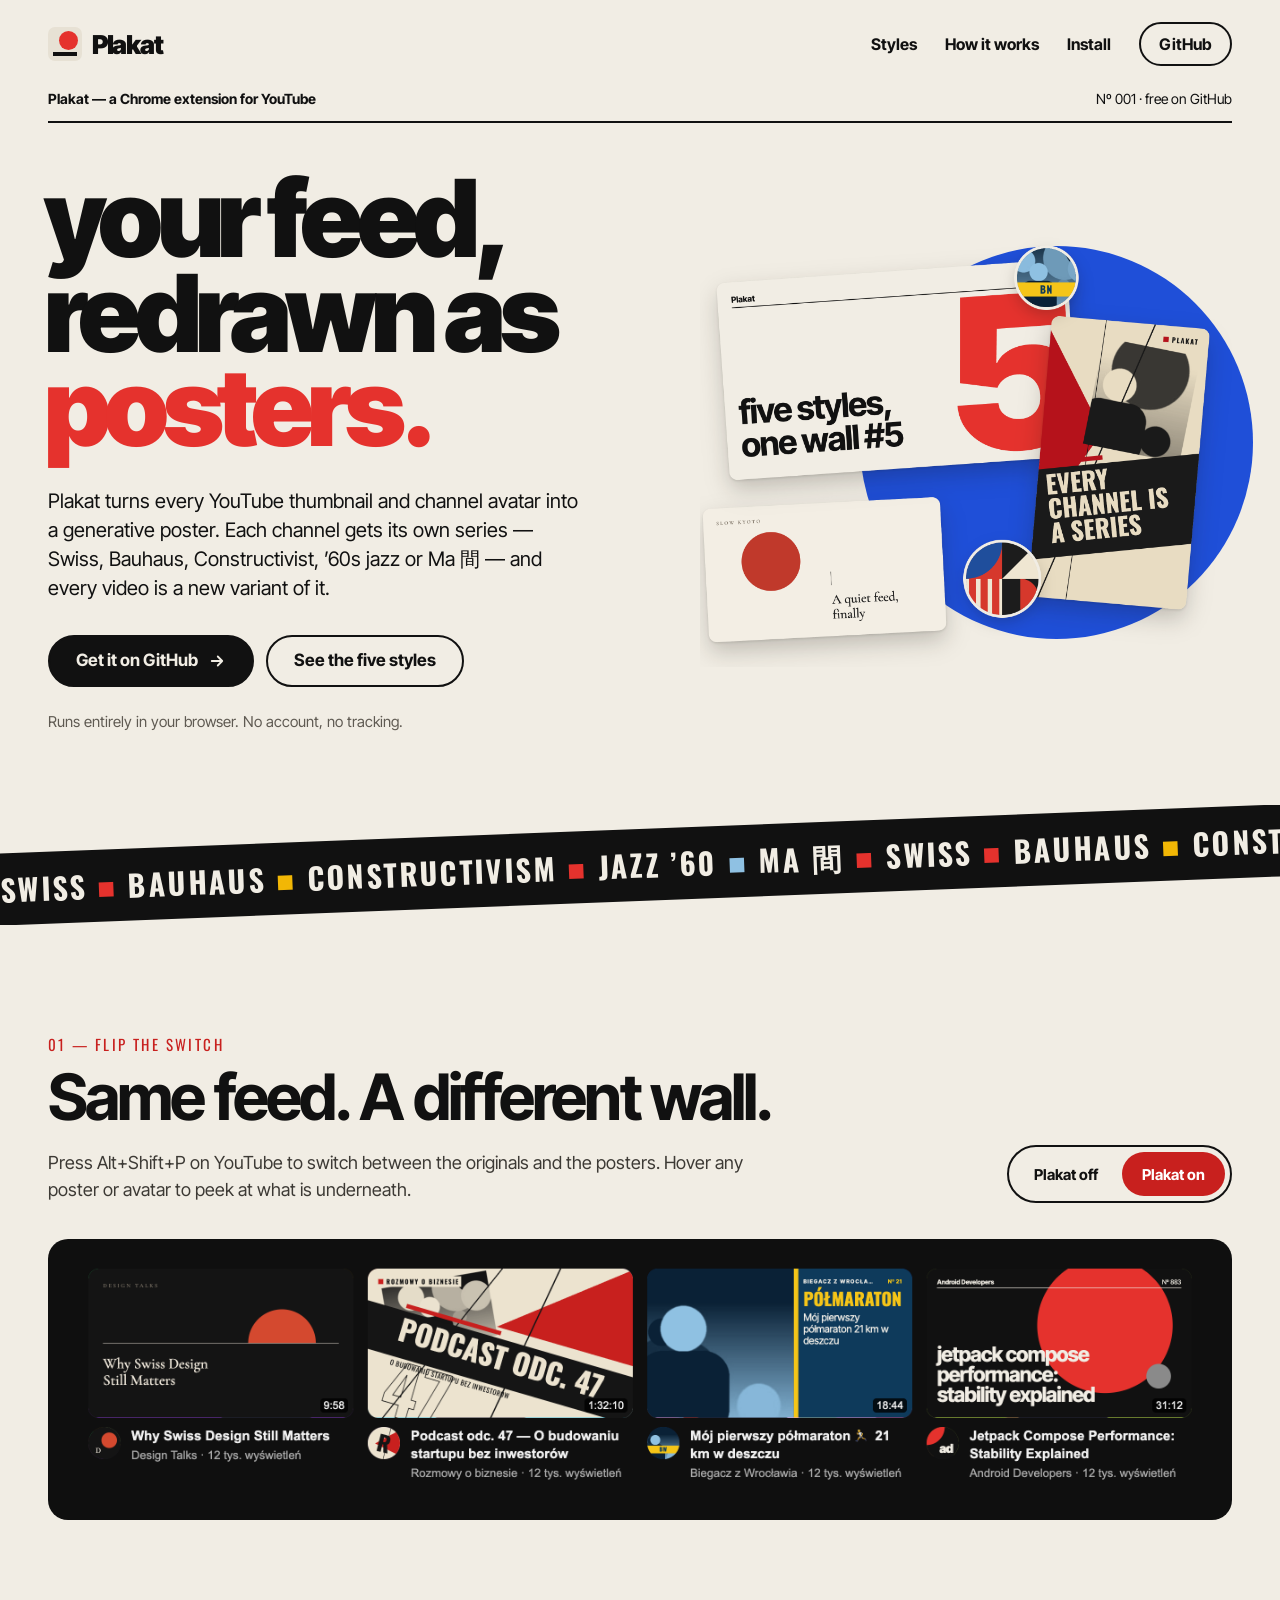
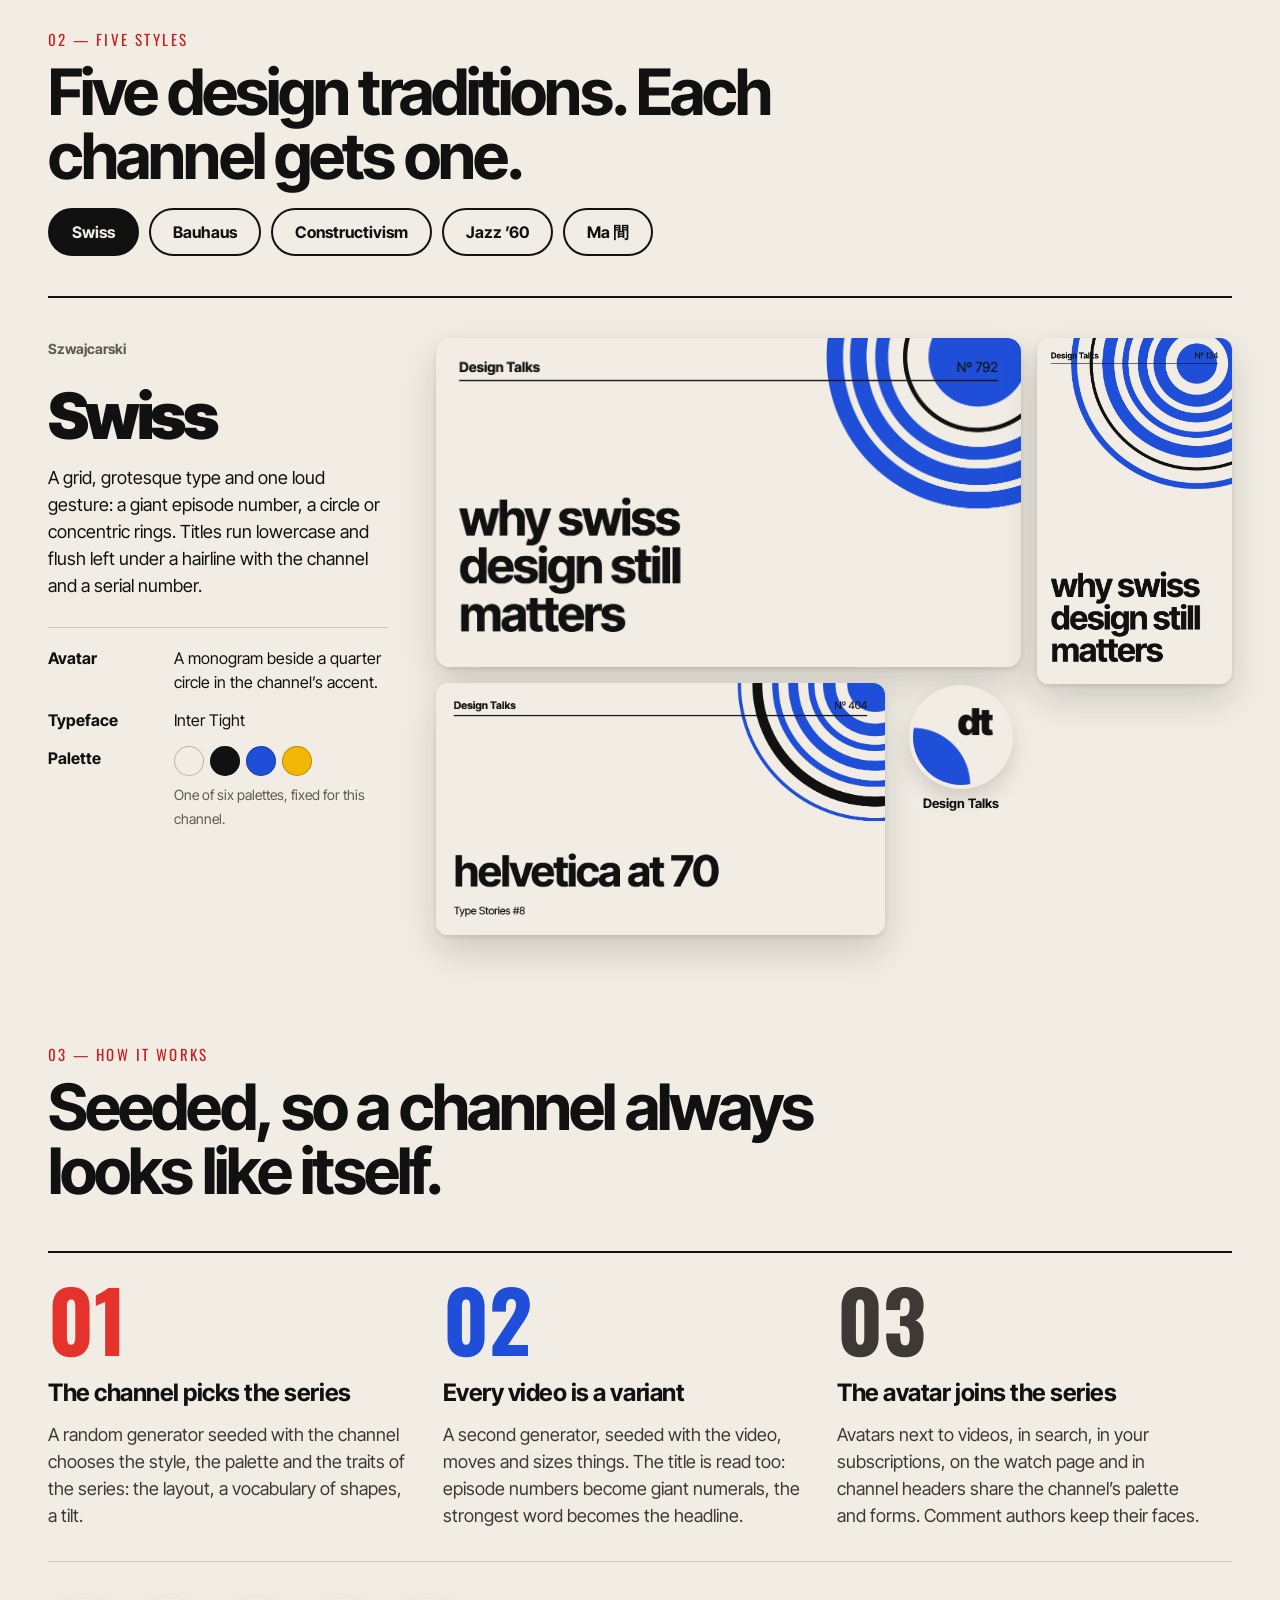
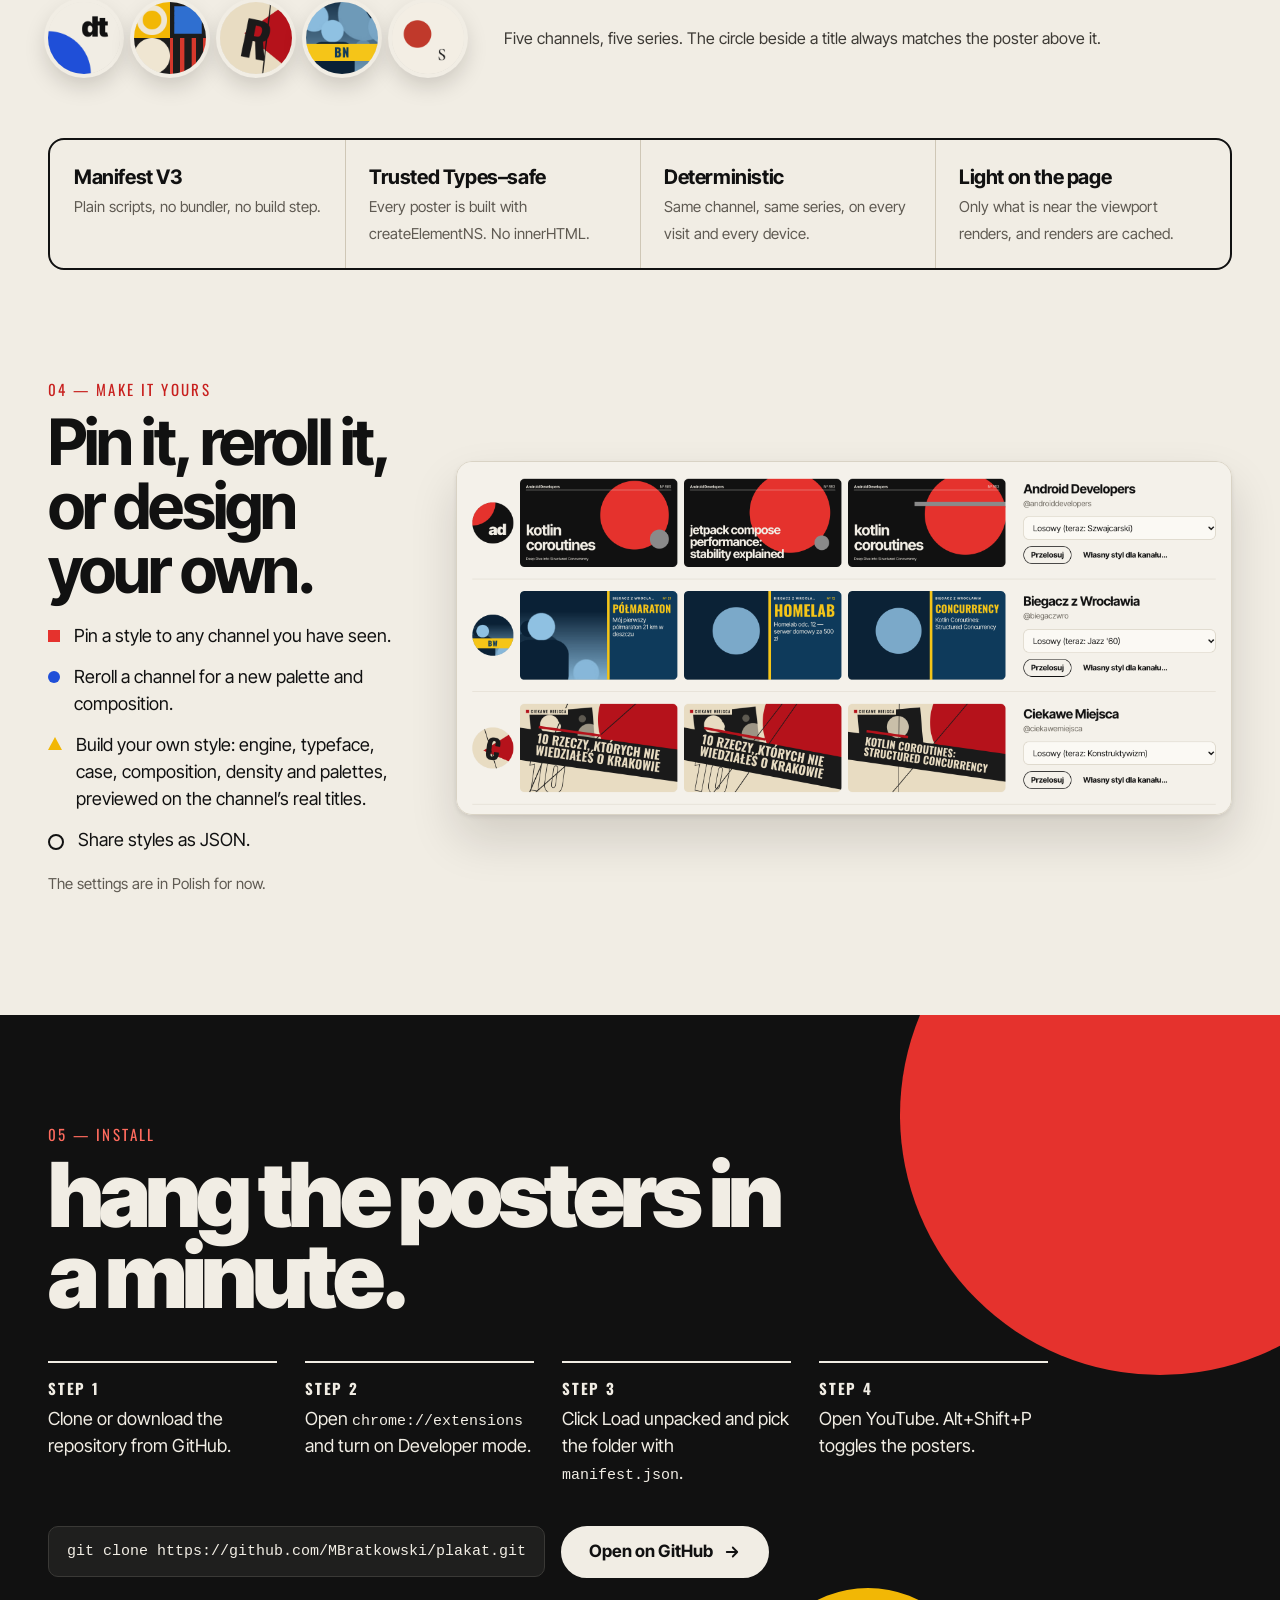
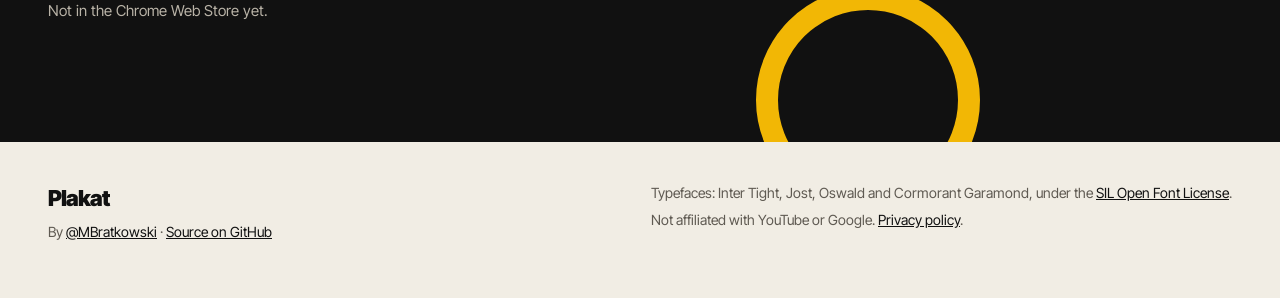
<file: docs/index.html>
<!doctype html>
<html lang="en">
<head>
<meta charset="utf-8">
<meta name="viewport" content="width=device-width, initial-scale=1">
<title>Plakat — your YouTube feed, redrawn as posters</title>
<meta name="description" content="A Chrome extension that turns every YouTube thumbnail and channel avatar into a generative poster. Each channel gets its own series: Swiss, Bauhaus, Constructivist, '60s jazz or Ma.">
<meta property="og:type" content="website">
<meta property="og:title" content="Plakat — your YouTube feed, redrawn as posters">
<meta property="og:description" content="Every YouTube thumbnail and channel avatar as a generative poster. Every channel becomes a series.">
<meta property="og:url" content="https://mbratkowski.github.io/plakat/">
<meta property="og:image" content="https://mbratkowski.github.io/plakat/assets/og.png">
<meta name="twitter:card" content="summary_large_image">
<meta name="theme-color" content="#f1ede4">
<link rel="icon" href="assets/icon32.png">
<link rel="apple-touch-icon" href="assets/icon128.png">
<style>
@font-face{font-family:"Inter Tight";src:url(assets/fonts/inter-tight-latin-400-normal.woff2) format("woff2");font-weight:400;font-display:swap;unicode-range:U+0000-00FF,U+0131,U+0152-0153,U+02BB-02BC,U+02C6,U+02DA,U+02DC,U+0304,U+0308,U+0329,U+2000-206F,U+20AC,U+2122,U+2191,U+2193,U+2212,U+2215,U+FEFF,U+FFFD}
@font-face{font-family:"Inter Tight";src:url(assets/fonts/inter-tight-latin-ext-400-normal.woff2) format("woff2");font-weight:400;font-display:swap;unicode-range:U+0100-02BA,U+02BD-02C5,U+02C7-02CC,U+02CE-02D7,U+02DD-02FF,U+0304,U+0308,U+0329,U+1D00-1DBF,U+1E00-1E9F,U+1EF2-1EFF,U+2020,U+20A0-20AB,U+20AD-20C0,U+2113,U+2C60-2C7F,U+A720-A7FF}
@font-face{font-family:"Inter Tight";src:url(assets/fonts/inter-tight-latin-700-normal.woff2) format("woff2");font-weight:700;font-display:swap;unicode-range:U+0000-00FF,U+0131,U+0152-0153,U+02BB-02BC,U+02C6,U+02DA,U+02DC,U+0304,U+0308,U+0329,U+2000-206F,U+20AC,U+2122,U+2191,U+2193,U+2212,U+2215,U+FEFF,U+FFFD}
@font-face{font-family:"Inter Tight";src:url(assets/fonts/inter-tight-latin-ext-700-normal.woff2) format("woff2");font-weight:700;font-display:swap;unicode-range:U+0100-02BA,U+02BD-02C5,U+02C7-02CC,U+02CE-02D7,U+02DD-02FF,U+0304,U+0308,U+0329,U+1D00-1DBF,U+1E00-1E9F,U+1EF2-1EFF,U+2020,U+20A0-20AB,U+20AD-20C0,U+2113,U+2C60-2C7F,U+A720-A7FF}
@font-face{font-family:"Inter Tight";src:url(assets/fonts/inter-tight-latin-900-normal.woff2) format("woff2");font-weight:900;font-display:swap;unicode-range:U+0000-00FF,U+0131,U+0152-0153,U+02BB-02BC,U+02C6,U+02DA,U+02DC,U+0304,U+0308,U+0329,U+2000-206F,U+20AC,U+2122,U+2191,U+2193,U+2212,U+2215,U+FEFF,U+FFFD}
@font-face{font-family:"Inter Tight";src:url(assets/fonts/inter-tight-latin-ext-900-normal.woff2) format("woff2");font-weight:900;font-display:swap;unicode-range:U+0100-02BA,U+02BD-02C5,U+02C7-02CC,U+02CE-02D7,U+02DD-02FF,U+0304,U+0308,U+0329,U+1D00-1DBF,U+1E00-1E9F,U+1EF2-1EFF,U+2020,U+20A0-20AB,U+20AD-20C0,U+2113,U+2C60-2C7F,U+A720-A7FF}
@font-face{font-family:"Oswald";src:url(assets/fonts/oswald-latin-400-normal.woff2) format("woff2");font-weight:400;font-display:swap;unicode-range:U+0000-00FF,U+0131,U+0152-0153,U+02BB-02BC,U+02C6,U+02DA,U+02DC,U+0304,U+0308,U+0329,U+2000-206F,U+20AC,U+2122,U+2191,U+2193,U+2212,U+2215,U+FEFF,U+FFFD}
@font-face{font-family:"Oswald";src:url(assets/fonts/oswald-latin-ext-400-normal.woff2) format("woff2");font-weight:400;font-display:swap;unicode-range:U+0100-02BA,U+02BD-02C5,U+02C7-02CC,U+02CE-02D7,U+02DD-02FF,U+0304,U+0308,U+0329,U+1D00-1DBF,U+1E00-1E9F,U+1EF2-1EFF,U+2020,U+20A0-20AB,U+20AD-20C0,U+2113,U+2C60-2C7F,U+A720-A7FF}
@font-face{font-family:"Oswald";src:url(assets/fonts/oswald-latin-700-normal.woff2) format("woff2");font-weight:700;font-display:swap;unicode-range:U+0000-00FF,U+0131,U+0152-0153,U+02BB-02BC,U+02C6,U+02DA,U+02DC,U+0304,U+0308,U+0329,U+2000-206F,U+20AC,U+2122,U+2191,U+2193,U+2212,U+2215,U+FEFF,U+FFFD}
@font-face{font-family:"Oswald";src:url(assets/fonts/oswald-latin-ext-700-normal.woff2) format("woff2");font-weight:700;font-display:swap;unicode-range:U+0100-02BA,U+02BD-02C5,U+02C7-02CC,U+02CE-02D7,U+02DD-02FF,U+0304,U+0308,U+0329,U+1D00-1DBF,U+1E00-1E9F,U+1EF2-1EFF,U+2020,U+20A0-20AB,U+20AD-20C0,U+2113,U+2C60-2C7F,U+A720-A7FF}
:root {
  --paper: #f1ede4; --paper-2: #e7e1d4; --ink: #111111; --muted: #5f5a52; --body: #3d3a35; --line: #cfc7b6;
  --red: #e5322d; --red-text: #c8201e; --blue: #1f4fd8; --yellow: #f2b705;
  --shadow: 0 2px 4px rgba(20, 16, 10, 0.1), 0 16px 36px rgba(20, 16, 10, 0.16);
  --gutter: clamp(20px, 4vw, 48px);
}
* { box-sizing: border-box; }
html { scroll-behavior: smooth; }
body { margin: 0; background: var(--paper); color: var(--ink); font: 400 18px/1.5 "Inter Tight", "Helvetica Neue", Arial, sans-serif; -webkit-font-smoothing: antialiased; }
img { display: block; max-width: 100%; height: auto; }
[hidden] { display: none !important; }
a { color: var(--ink); }
a:hover { color: var(--red-text); }
a:focus-visible, button:focus-visible { outline: 3px solid var(--blue); outline-offset: 3px; }
h1, h2, h3, p { margin: 0; }
.wrap { max-width: 1280px; margin: 0 auto; padding-inline: var(--gutter); }

/* Header */
.top { display: flex; flex-wrap: wrap; align-items: center; justify-content: space-between; gap: 16px; padding-block: 22px; }
.brand { display: flex; align-items: center; gap: 10px; text-decoration: none; }
.mark { position: relative; width: 34px; height: 34px; border-radius: 7px; background: var(--paper-2); overflow: hidden; }
.mark::before { content: ""; position: absolute; right: 4px; top: 4px; width: 19px; height: 19px; border-radius: 50%; background: var(--red); }
.mark::after { content: ""; position: absolute; left: 5px; right: 5px; bottom: 5px; height: 4px; background: var(--ink); }
.wordmark { font-weight: 900; font-size: 26px; letter-spacing: -0.05em; }
.nav { display: flex; flex-wrap: wrap; align-items: center; gap: 8px 28px; font-size: 16px; font-weight: 700; }
.nav a { text-decoration: none; }

/* Buttons */
.btn { display: inline-flex; align-items: center; gap: 10px; min-height: 52px; padding: 14px 26px; border-radius: 999px; border: 2px solid var(--ink); font-family: inherit; font-weight: 700; font-size: 17px; line-height: 1; text-decoration: none; cursor: pointer; transition: background 0.12s, color 0.12s; }
.btn.small { min-height: 44px; padding: 10px 18px; font-size: 16px; }
.btn.dark { background: var(--ink); color: var(--paper); }
.btn.dark:hover { background: var(--red-text); border-color: var(--red-text); color: #fff; }
.btn.line { background: transparent; color: var(--ink); }
.btn.line:hover { background: var(--ink); color: var(--paper); }
.btn svg { flex: none; }

/* Hero */
.meta { display: flex; flex-wrap: wrap; justify-content: space-between; gap: 8px 24px; padding-bottom: 12px; border-bottom: 2px solid var(--ink); font-size: 14px; font-weight: 700; }
.meta span + span { font-weight: 400; }
.hero { display: flex; flex-wrap: wrap; align-items: center; gap: 40px; padding: 48px 0 72px; }
.hero-copy { flex: 1 1 540px; min-width: 0; }
.hero h1 { margin: 0 0 32px -0.04em; font-weight: 900; font-size: clamp(60px, 8.4vw, 132px); line-height: 0.88; letter-spacing: -0.06em; }
.hero h1 em { font-style: normal; color: var(--red); }
.lede { max-width: 540px; margin-bottom: 32px; font-size: 20px; line-height: 1.45; }
.actions { display: flex; flex-wrap: wrap; gap: 12px; margin-bottom: 24px; }
.fine { font-size: 15px; color: var(--muted); }
.hero-art { flex: 1 1 460px; min-width: 0; position: relative; }
.hero-art::before { content: ""; position: absolute; width: 74%; aspect-ratio: 1; border-radius: 50%; background: var(--blue); right: -4%; top: 2%; }
.hero-art img { position: relative; width: 100%; }

/* Style band */
.band-wrap { overflow: hidden; padding-block: 24px; }
.band { margin: 0 -40px; transform: rotate(-2.2deg); background: var(--ink); color: var(--paper); padding: 18px 0 18px 40px; white-space: nowrap; overflow: hidden; font: 700 30px/1.2 "Oswald", "Arial Narrow", sans-serif; letter-spacing: 0.08em; text-transform: uppercase; }
.band i { font-style: normal; color: var(--red); padding-inline: 0.35em; }
.band i.y { color: var(--yellow); } .band i.b { color: #8fc1e3; }

/* Sections */
.sec { padding-top: 110px; }
.kicker { margin-bottom: 12px; font: 400 15px/1.2 "Oswald", sans-serif; letter-spacing: 0.16em; text-transform: uppercase; color: var(--red-text); }
.sec h2 { max-width: 900px; margin-bottom: 20px; font-weight: 700; font-size: clamp(40px, 5vw, 68px); line-height: 1; letter-spacing: -0.045em; }
.sec-lede { max-width: 720px; color: var(--body); }
.row-head { display: flex; flex-wrap: wrap; align-items: flex-end; justify-content: space-between; gap: 24px; margin-bottom: 36px; }

/* Off / on */
.segmented { display: flex; gap: 4px; padding: 5px; border: 2px solid var(--ink); border-radius: 999px; }
.segmented button { min-height: 44px; padding: 10px 20px; border: 0; border-radius: 999px; background: transparent; color: var(--ink); font-family: inherit; font-weight: 700; font-size: 15px; line-height: 1; cursor: pointer; }
.segmented button[aria-pressed="true"] { background: var(--ink); color: var(--paper); }
.segmented button[data-power="on"][aria-pressed="true"] { background: var(--red-text); color: #fff; }
.screen { background: #0f0f0f; border-radius: 20px; padding: clamp(12px, 2vw, 28px); }

/* Styles */
.tabs { display: flex; flex-wrap: wrap; gap: 10px; margin: 8px 0 40px; }
.tabs button { min-height: 48px; padding: 12px 22px; border: 2px solid var(--ink); border-radius: 999px; background: transparent; color: var(--ink); font-family: inherit; font-weight: 700; font-size: 16px; line-height: 1; cursor: pointer; }
.tabs button:hover { background: var(--paper-2); }
.tabs button[aria-pressed="true"] { background: var(--ink); color: var(--paper); }
.style { display: flex; flex-wrap: wrap; gap: 48px; align-items: flex-start; padding-top: 40px; border-top: 2px solid var(--ink); }
.style-text { flex: 1 1 340px; min-width: 0; max-width: 440px; }
.style-native { margin-bottom: 6px; font-size: 14px; font-weight: 700; color: var(--muted); }
.style-text h3 { margin-bottom: 18px; font-weight: 900; font-size: clamp(44px, 5vw, 72px); line-height: 0.92; letter-spacing: -0.055em; }
.style-text > p { margin-bottom: 28px; }
.facts { display: grid; grid-template-columns: 110px minmax(0, 1fr); gap: 14px 16px; margin: 0; padding-top: 18px; border-top: 1px solid var(--line); font-size: 16px; }
.facts dt { font-weight: 700; }
.facts dd { margin: 0; }
.swatches { display: flex; gap: 6px; margin-bottom: 6px; }
.swatches span { width: 30px; height: 30px; border-radius: 50%; box-shadow: inset 0 0 0 1px rgba(17, 17, 17, 0.25); }
.palette-note { font-size: 14px; color: var(--muted); }
.style-art { flex: 999 1 560px; min-width: 0; display: flex; gap: 16px; align-items: flex-start; }
.style-main { flex: 3 1 0; min-width: 0; display: flex; flex-direction: column; gap: 16px; }
.style-main > img, .style-row > img, .style-short { border-radius: 14px; box-shadow: var(--shadow); }
.style-row { display: flex; gap: 16px; align-items: flex-start; }
.style-row > img { flex: 1 1 0; min-width: 0; border-radius: 12px; }
.channel { flex: none; width: 120px; display: flex; flex-direction: column; align-items: center; gap: 10px; padding-top: 6px; font-size: 13px; font-weight: 700; line-height: 1.3; text-align: center; }
.channel img, .avatars img { border-radius: 50%; box-shadow: 0 0 0 4px var(--paper), 0 10px 24px rgba(20, 16, 10, 0.2); }
.style-short { flex: 1 1 0; min-width: 0; max-width: 240px; border-radius: 12px; }

/* How it works */
.steps { display: grid; grid-template-columns: repeat(auto-fit, minmax(260px, 1fr)); margin-top: 48px; border-top: 2px solid var(--ink); }
.step { padding: 28px 28px 32px 0; border-bottom: 1px solid var(--line); }
.step-num { margin-bottom: 18px; font: 700 84px/0.9 "Oswald", sans-serif; }
.step h3 { margin-bottom: 10px; font-size: 24px; letter-spacing: -0.02em; }
.step p { color: var(--body); }
.series { display: flex; flex-wrap: wrap; align-items: center; gap: 28px 40px; padding: 40px 0 8px; }
.avatars { display: flex; flex-wrap: wrap; gap: 14px; }
.series p { flex: 1 1 320px; font-size: 16px; color: var(--body); }
.specs { list-style: none; margin: 56px 0 0; padding: 0; display: grid; grid-template-columns: repeat(auto-fit, minmax(220px, 1fr)); border: 2px solid var(--ink); border-radius: 16px; overflow: hidden; }
.specs li { padding: 22px 24px; border-right: 1px solid var(--line); border-bottom: 1px solid var(--line); margin: 0 -1px -1px 0; }
.specs b { display: block; font-size: 20px; letter-spacing: -0.02em; }
.specs span { font-size: 15px; color: var(--muted); }

/* Make it yours */
.yours { display: flex; flex-wrap: wrap; gap: 48px; align-items: center; padding-bottom: 120px; }
.yours-text { flex: 1 1 360px; min-width: 0; max-width: 460px; }
.yours-text h2 { font-size: clamp(40px, 5vw, 64px); }
.bullets { list-style: none; margin: 4px 0 20px; padding: 0; display: flex; flex-direction: column; gap: 14px; }
.bullets li { display: flex; gap: 14px; }
.bullets li::before { content: ""; flex: none; width: 12px; height: 12px; margin-top: 8px; background: var(--red); }
.bullets li:nth-child(2)::before { border-radius: 50%; background: var(--blue); }
.bullets li:nth-child(3)::before { width: 0; height: 0; margin-top: 6px; background: none; border-left: 7px solid transparent; border-right: 7px solid transparent; border-bottom: 13px solid var(--yellow); }
.bullets li:nth-child(4)::before { background: none; border: 2.5px solid var(--ink); border-radius: 50%; }
.yours-art { flex: 999 1 560px; min-width: 0; }
.yours-art img { border-radius: 16px; border: 1px solid #d9d3c5; box-shadow: 0 2px 4px rgba(20, 16, 10, 0.08), 0 24px 48px rgba(20, 16, 10, 0.14); }

/* Install */
.install { position: relative; overflow: hidden; background: var(--ink); color: var(--paper); }
.install::before { content: ""; position: absolute; width: 520px; height: 520px; border-radius: 50%; background: var(--red); right: -140px; top: -160px; }
.install::after { content: ""; position: absolute; width: 180px; height: 180px; border-radius: 50%; border: 22px solid var(--yellow); right: 300px; bottom: -70px; }
.install .wrap { position: relative; z-index: 1; padding-block: 110px 120px; }
.install .kicker { color: #ff6b5e; }
.install h2 { max-width: 760px; margin-bottom: 44px; font-weight: 900; font-size: clamp(48px, 7vw, 108px); line-height: 0.9; letter-spacing: -0.055em; }
.install ol { list-style: none; margin: 0 0 40px; padding: 0; max-width: 1000px; display: grid; grid-template-columns: repeat(auto-fit, minmax(220px, 1fr)); gap: 28px; counter-reset: step; }
.install li { padding-top: 16px; border-top: 2px solid var(--paper); counter-increment: step; }
.install li::before { content: "Step " counter(step); display: block; margin-bottom: 8px; font: 700 15px/1.2 "Oswald", sans-serif; letter-spacing: 0.12em; text-transform: uppercase; }
.install code { font: 15px/1.4 ui-monospace, "SF Mono", Menlo, monospace; }
.clone { display: flex; flex-wrap: wrap; align-items: center; gap: 16px; }
.clone code { max-width: 100%; padding: 14px 18px; overflow-x: auto; white-space: nowrap; background: #1f1f1e; border: 1px solid #3a3936; border-radius: 10px; }
.btn.paper { background: var(--paper); color: var(--ink); border-color: var(--paper); }
.btn.paper:hover { background: var(--red); border-color: var(--red); color: #fff; }
.install .fine { margin-top: 22px; color: #b9b3a7; }

/* Footer */
.foot { display: flex; flex-wrap: wrap; justify-content: space-between; gap: 20px 40px; padding-block: 40px 56px; font-size: 14px; color: var(--muted); }
.foot .wordmark { display: block; margin-bottom: 6px; font-size: 22px; color: var(--ink); }
.foot p + p { margin-top: 6px; }

@media (max-width: 640px) {
  .band { font-size: 22px; }
  .style-art { flex-wrap: wrap; }
  .style-main { flex: 1 1 100%; }
  .style-short { flex: 0 0 auto; width: 48%; }
  .channel { width: 104px; }
  .facts { grid-template-columns: 90px minmax(0, 1fr); }
}
@media (prefers-reduced-motion: reduce) { html { scroll-behavior: auto; } }
</style>
</head>
<body>

<header class="wrap top">
  <a class="brand" href="#top" aria-label="Plakat, back to top"><span class="mark" aria-hidden="true"></span><span class="wordmark">Plakat</span></a>
  <nav class="nav" aria-label="Main">
    <a href="#styles">Styles</a>
    <a href="#how">How it works</a>
    <a href="#install">Install</a>
    <a class="btn line small" href="https://github.com/MBratkowski/plakat">GitHub</a>
  </nav>
</header>

<main id="top">
<section class="wrap">
  <div class="meta"><span>Plakat — a Chrome extension for YouTube</span><span>Nº 001 · free on GitHub</span></div>
  <div class="hero">
    <div class="hero-copy">
      <h1>your feed,<br>redrawn as<br><em>posters.</em></h1>
      <p class="lede">Plakat turns every YouTube thumbnail and channel avatar into a generative poster. Each channel gets its own series — Swiss, Bauhaus, Constructivist, ’60s jazz or Ma 間 — and every video is a new variant of it.</p>
      <div class="actions">
        <a class="btn dark" href="https://github.com/MBratkowski/plakat">Get it on GitHub
          <svg aria-hidden="true" width="18" height="18" viewBox="0 0 24 24" fill="none" stroke="currentColor" stroke-width="2.4" stroke-linecap="round" stroke-linejoin="round"><path d="M5 12h14M13 6l6 6-6 6"/></svg></a>
        <a class="btn line" href="#styles">See the five styles</a>
      </div>
      <p class="fine">Runs entirely in your browser. No account, no tracking.</p>
    </div>
    <div class="hero-art">
      <img src="assets/collage.png" width="1880" height="1520" alt="A collage of generated posters: a Swiss poster with a giant red 5, a Constructivist Short reading Every channel is a series, a Ma poster with a single red circle, and two round channel avatars">
    </div>
  </div>
</section>

<div class="band-wrap" aria-hidden="true"><div class="band">Swiss<i>■</i>Bauhaus<i class="y">■</i>Constructivism<i>■</i>Jazz ’60<i class="b">■</i>Ma 間<i>■</i>Swiss<i>■</i>Bauhaus<i class="y">■</i>Constructivism<i>■</i>Jazz ’60<i class="b">■</i>Ma 間<i>■</i>Swiss</div></div>

<section class="wrap sec" aria-labelledby="flip-title">
  <div class="row-head">
    <div>
      <p class="kicker">01 — Flip the switch</p>
      <h2 id="flip-title">Same feed. A different wall.</h2>
      <p class="sec-lede">Press Alt+Shift+P on YouTube to switch between the originals and the posters. Hover any poster or avatar to peek at what is underneath.</p>
    </div>
    <div class="segmented" role="group" aria-label="Plakat on YouTube">
      <button type="button" data-power="off" aria-pressed="false">Plakat off</button>
      <button type="button" data-power="on" aria-pressed="true">Plakat on</button>
    </div>
  </div>
  <div class="screen">
    <img data-shot="on" src="assets/on.png" width="2528" height="536" alt="A YouTube feed with Plakat on: four videos as posters in Ma, Constructivist, Jazz and Swiss styles, each with a matching channel avatar">
    <img data-shot="off" src="assets/off.png" width="2528" height="536" alt="The same YouTube feed with Plakat off: the original thumbnails and avatars" hidden>
  </div>
</section>

<section id="styles" class="wrap sec" aria-labelledby="styles-title">
  <p class="kicker">02 — Five styles</p>
  <h2 id="styles-title">Five design traditions. Each channel gets one.</h2>
  <div class="tabs" role="group" aria-label="Choose a style">
    <button type="button" data-style="swiss" aria-pressed="true">Swiss</button>
    <button type="button" data-style="bauhaus" aria-pressed="false">Bauhaus</button>
    <button type="button" data-style="konstrukt" aria-pressed="false">Constructivism</button>
    <button type="button" data-style="jazz" aria-pressed="false">Jazz ’60</button>
    <button type="button" data-style="ma" aria-pressed="false">Ma 間</button>
  </div>
  <div class="style" aria-live="polite">
    <div class="style-text">
      <p class="style-native" data-f="native">Szwajcarski</p>
      <h3 data-f="name">Swiss</h3>
      <p data-f="blurb">A grid, grotesque type and one loud gesture: a giant episode number, a circle or concentric rings. Titles run lowercase and flush left under a hairline with the channel and a serial number.</p>
      <dl class="facts">
        <dt>Avatar</dt><dd data-f="avatarNote">A monogram beside a quarter circle in the channel’s accent.</dd>
        <dt>Typeface</dt><dd data-f="type">Inter Tight</dd>
        <dt>Palette</dt><dd><div class="swatches" data-f="swatches"><span style="background:#f1ede4" title="#f1ede4"></span><span style="background:#111111" title="#111111"></span><span style="background:#1f4fd8" title="#1f4fd8"></span><span style="background:#f2b705" title="#f2b705"></span></div><span class="palette-note" data-f="paletteNote">One of six palettes, fixed for this channel.</span></dd>
      </dl>
    </div>
    <div class="style-art">
      <div class="style-main">
        <img data-img="poster1" src="assets/poster-swiss-1.png" width="1200" height="675" alt="Swiss poster for a video by Design Talks">
        <div class="style-row">
          <img data-img="poster2" src="assets/poster-swiss-2.png" width="1200" height="675" alt="A second Swiss poster from the same channel, a variant of the same series">
          <div class="channel">
            <img data-img="avatar" src="assets/avatar-swiss.png" width="96" height="96" alt="Design Talks avatar in the Swiss style">
            <span data-f="channel">Design Talks</span>
          </div>
        </div>
      </div>
      <img class="style-short" data-img="short" src="assets/short-swiss.png" width="675" height="1200" alt="Swiss poster for a Short by Design Talks">
    </div>
  </div>
</section>

<section id="how" class="wrap sec" aria-labelledby="how-title">
  <p class="kicker">03 — How it works</p>
  <h2 id="how-title">Seeded, so a channel always looks like itself.</h2>
  <div class="steps">
    <div class="step">
      <p class="step-num" aria-hidden="true" style="color: var(--red)">01</p>
      <h3>The channel picks the series</h3>
      <p>A random generator seeded with the channel chooses the style, the palette and the traits of the series: the layout, a vocabulary of shapes, a tilt.</p>
    </div>
    <div class="step">
      <p class="step-num" aria-hidden="true" style="color: var(--blue)">02</p>
      <h3>Every video is a variant</h3>
      <p>A second generator, seeded with the video, moves and sizes things. The title is read too: episode numbers become giant numerals, the strongest word becomes the headline.</p>
    </div>
    <div class="step">
      <p class="step-num" aria-hidden="true">03</p>
      <h3>The avatar joins the series</h3>
      <p>Avatars next to videos, in search, in your subscriptions, on the watch page and in channel headers share the channel’s palette and forms. Comment authors keep their faces.</p>
    </div>
  </div>
  <div class="series">
    <div class="avatars">
      <img src="assets/avatar-swiss.png" width="72" height="72" alt="Design Talks avatar, Swiss style">
      <img src="assets/avatar-bauhaus.png" width="72" height="72" alt="Kanał Techniczny avatar, Bauhaus style">
      <img src="assets/avatar-konstrukt.png" width="72" height="72" alt="Rozmowy o biznesie avatar, Constructivist style">
      <img src="assets/avatar-jazz.png" width="72" height="72" alt="Blue Note Hour avatar, Jazz style">
      <img src="assets/avatar-ma.png" width="72" height="72" alt="Slow Kyoto avatar, Ma style">
    </div>
    <p>Five channels, five series. The circle beside a title always matches the poster above it.</p>
  </div>
  <ul class="specs">
    <li><b>Manifest V3</b><span>Plain scripts, no bundler, no build step.</span></li>
    <li><b>Trusted Types–safe</b><span>Every poster is built with createElementNS. No innerHTML.</span></li>
    <li><b>Deterministic</b><span>Same channel, same series, on every visit and every device.</span></li>
    <li><b>Light on the page</b><span>Only what is near the viewport renders, and renders are cached.</span></li>
  </ul>
</section>

<section class="wrap sec" aria-labelledby="yours-title">
  <div class="yours">
    <div class="yours-text">
      <p class="kicker">04 — Make it yours</p>
      <h2 id="yours-title">Pin it, reroll it, or design your own.</h2>
      <ul class="bullets">
        <li>Pin a style to any channel you have seen.</li>
        <li>Reroll a channel for a new palette and composition.</li>
        <li>Build your own style: engine, typeface, case, composition, density and palettes, previewed on the channel’s real titles.</li>
        <li>Share styles as JSON.</li>
      </ul>
      <p class="fine">The settings are in Polish for now.</p>
    </div>
    <div class="yours-art">
      <img src="assets/options.png" width="2416" height="1098" loading="lazy" alt="The Plakat options page: each channel you have seen, with its avatar, three posters on its real titles, a style picker and a reroll button">
    </div>
  </div>
</section>

<section id="install" class="install" aria-labelledby="install-title">
  <div class="wrap">
    <p class="kicker">05 — Install</p>
    <h2 id="install-title">hang the posters in a minute.</h2>
    <ol>
      <li>Clone or download the repository from GitHub.</li>
      <li>Open <code>chrome://extensions</code> and turn on Developer mode.</li>
      <li>Click Load unpacked and pick the folder with <code>manifest.json</code>.</li>
      <li>Open YouTube. Alt+Shift+P toggles the posters.</li>
    </ol>
    <div class="clone">
      <code>git clone https://github.com/MBratkowski/plakat.git</code>
      <a class="btn paper" href="https://github.com/MBratkowski/plakat">Open on GitHub
        <svg aria-hidden="true" width="18" height="18" viewBox="0 0 24 24" fill="none" stroke="currentColor" stroke-width="2.4" stroke-linecap="round" stroke-linejoin="round"><path d="M5 12h14M13 6l6 6-6 6"/></svg></a>
    </div>
    <p class="fine">Not in the Chrome Web Store yet.</p>
  </div>
</section>
</main>

<footer class="wrap foot">
  <div>
    <span class="wordmark">Plakat</span>
    <p>By <a href="https://github.com/MBratkowski">@MBratkowski</a> · <a href="https://github.com/MBratkowski/plakat">Source on GitHub</a></p>
  </div>
  <div>
    <p>Typefaces: Inter Tight, Jost, Oswald and Cormorant Garamond, under the <a href="assets/fonts/OFL.txt">SIL Open Font License</a>.</p>
    <p>Not affiliated with YouTube or Google. <a href="privacy.html">Privacy policy</a>.</p>
  </div>
</footer>

<script>
// Off / on switch and the style picker. Without JS the page shows "on" and the Swiss style.
(() => {
  const STYLES = {
    swiss: {
      name: 'Swiss', native: 'Szwajcarski', channel: 'Design Talks', type: 'Inter Tight',
      blurb: 'A grid, grotesque type and one loud gesture: a giant episode number, a circle or concentric rings. Titles run lowercase and flush left under a hairline with the channel and a serial number.',
      avatarNote: 'A monogram beside a quarter circle in the channel’s accent.',
      palette: ['#f1ede4', '#111111', '#1f4fd8', '#f2b705'], paletteNote: 'One of six palettes, fixed for this channel.',
    },
    bauhaus: {
      name: 'Bauhaus', native: 'Bauhaus', channel: 'Kanał Techniczny', type: 'Jost',
      blurb: 'A grid of primitives in primary colours: squares, half circles, quarters, rings and stripes. Each channel draws from its own four-shape vocabulary, and an episode number gets a cell of its own.',
      avatarNote: 'Four shapes from the channel’s vocabulary on a 2×2 grid.',
      palette: ['#1c1c1c', '#efe6d2', '#d6382c', '#2f6fd0', '#f2b705'], paletteNote: 'One of four palettes, fixed for this channel.',
    },
    konstrukt: {
      name: 'Constructivism', native: 'Konstruktywizm', channel: 'Rozmowy o biznesie', type: 'Oswald',
      blurb: 'Diagonals, a red wedge or circle, a black title band at the channel’s own angle, and a photomontage cut from the original thumbnail.',
      avatarNote: 'The wedge and the initial, tilted to the channel’s angle.',
      palette: ['#e8dcc2', '#1a1a1a', '#b5121b'], paletteNote: 'One of three palettes, fixed for this channel.',
    },
    jazz: {
      name: 'Jazz ’60', native: 'Jazz ’60', channel: 'Blue Note Hour', type: 'Oswald with Inter Tight',
      blurb: 'A record sleeve: the original thumbnail in duotone, a block of colour, one huge word from the title and the rest set small beneath it.',
      avatarNote: 'The channel’s own avatar in duotone, initials on a colour bar.',
      palette: ['#0e3a5b', '#f4f1ea', '#f5c518', '#0b2236', '#8fc1e3'], paletteNote: 'One of five palettes, fixed for this channel.',
    },
    ma: {
      name: 'Ma 間', native: 'Japanese minimalism', channel: 'Slow Kyoto', type: 'Cormorant Garamond',
      blurb: 'Emptiness first. A single circle, as a sun, an ensō or a horizon, a serif title on the opposite side and a hairline.',
      avatarNote: 'One circle pushed off centre and a small initial.',
      palette: ['#f3eee4', '#1b1b1b', '#c0392b', '#8a8174'], paletteNote: 'One of three palettes, fixed for this channel.',
    },
  };

  const power = document.querySelectorAll('[data-power]');
  for (const b of power) {
    b.addEventListener('click', () => {
      for (const o of power) o.setAttribute('aria-pressed', String(o === b));
      for (const img of document.querySelectorAll('[data-shot]')) img.hidden = img.dataset.shot !== b.dataset.power;
    });
  }

  const tabs = document.querySelectorAll('[data-style]');
  const field = (name) => document.querySelector(`[data-f="${name}"]`);
  const image = (name) => document.querySelector(`[data-img="${name}"]`);
  const show = (id) => {
    const s = STYLES[id];
    for (const t of tabs) t.setAttribute('aria-pressed', String(t.dataset.style === id));
    for (const key of ['native', 'name', 'blurb', 'avatarNote', 'type', 'paletteNote', 'channel']) field(key).textContent = s[key];
    field('swatches').replaceChildren(...s.palette.map((hex) => Object.assign(document.createElement('span'), { title: hex, style: `background:${hex}` })));
    image('poster1').src = `assets/poster-${id}-1.png`;
    image('poster1').alt = `${s.name} poster for a video by ${s.channel}`;
    image('poster2').src = `assets/poster-${id}-2.png`;
    image('poster2').alt = `A second ${s.name} poster from the same channel, a variant of the same series`;
    image('avatar').src = `assets/avatar-${id}.png`;
    image('avatar').alt = `${s.channel} avatar in the ${s.name} style`;
    image('short').src = `assets/short-${id}.png`;
    image('short').alt = `${s.name} poster for a Short by ${s.channel}`;
  };
  for (const t of tabs) t.addEventListener('click', () => show(t.dataset.style));
  // Warm the cache so switching styles does not flash.
  for (const id of Object.keys(STYLES)) for (const f of ['poster-' + id + '-1', 'poster-' + id + '-2', 'avatar-' + id, 'short-' + id]) new Image().src = `assets/${f}.png`;
})();
</script>
</body>
</html>
</file>
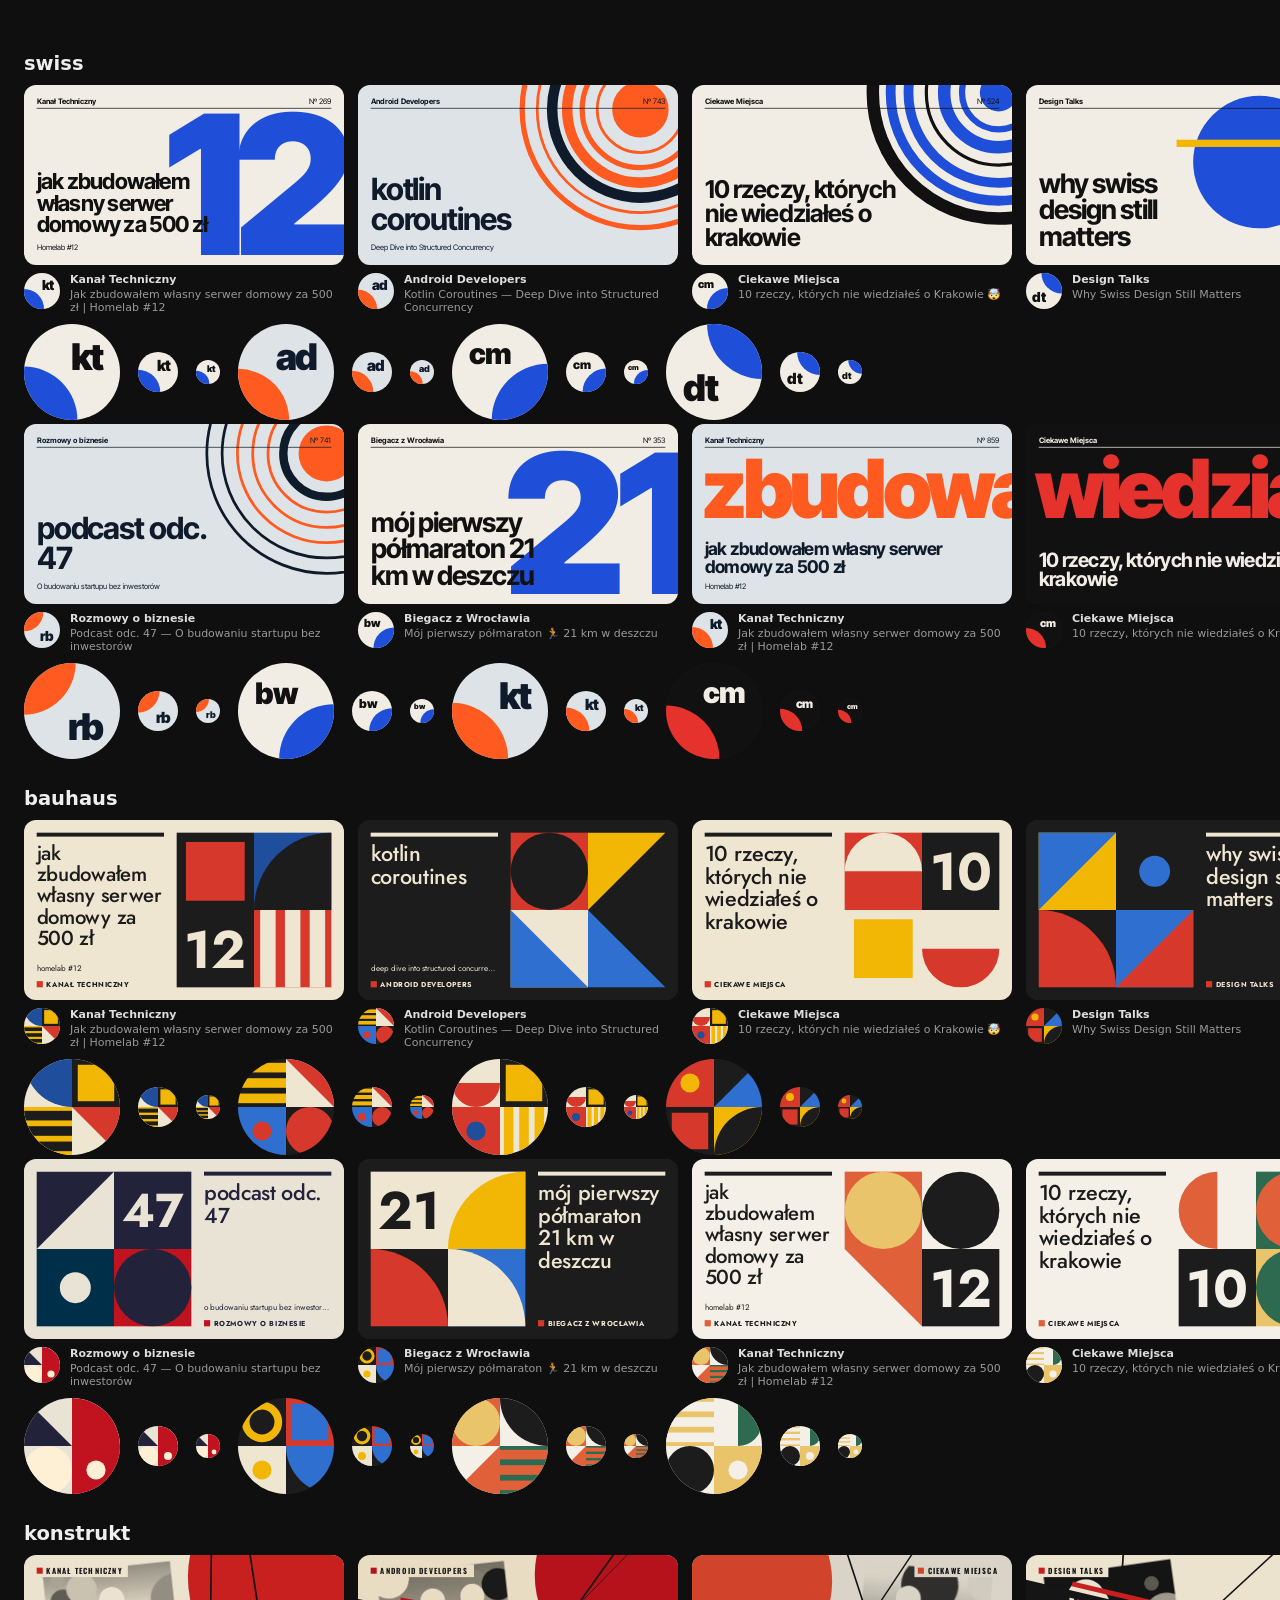
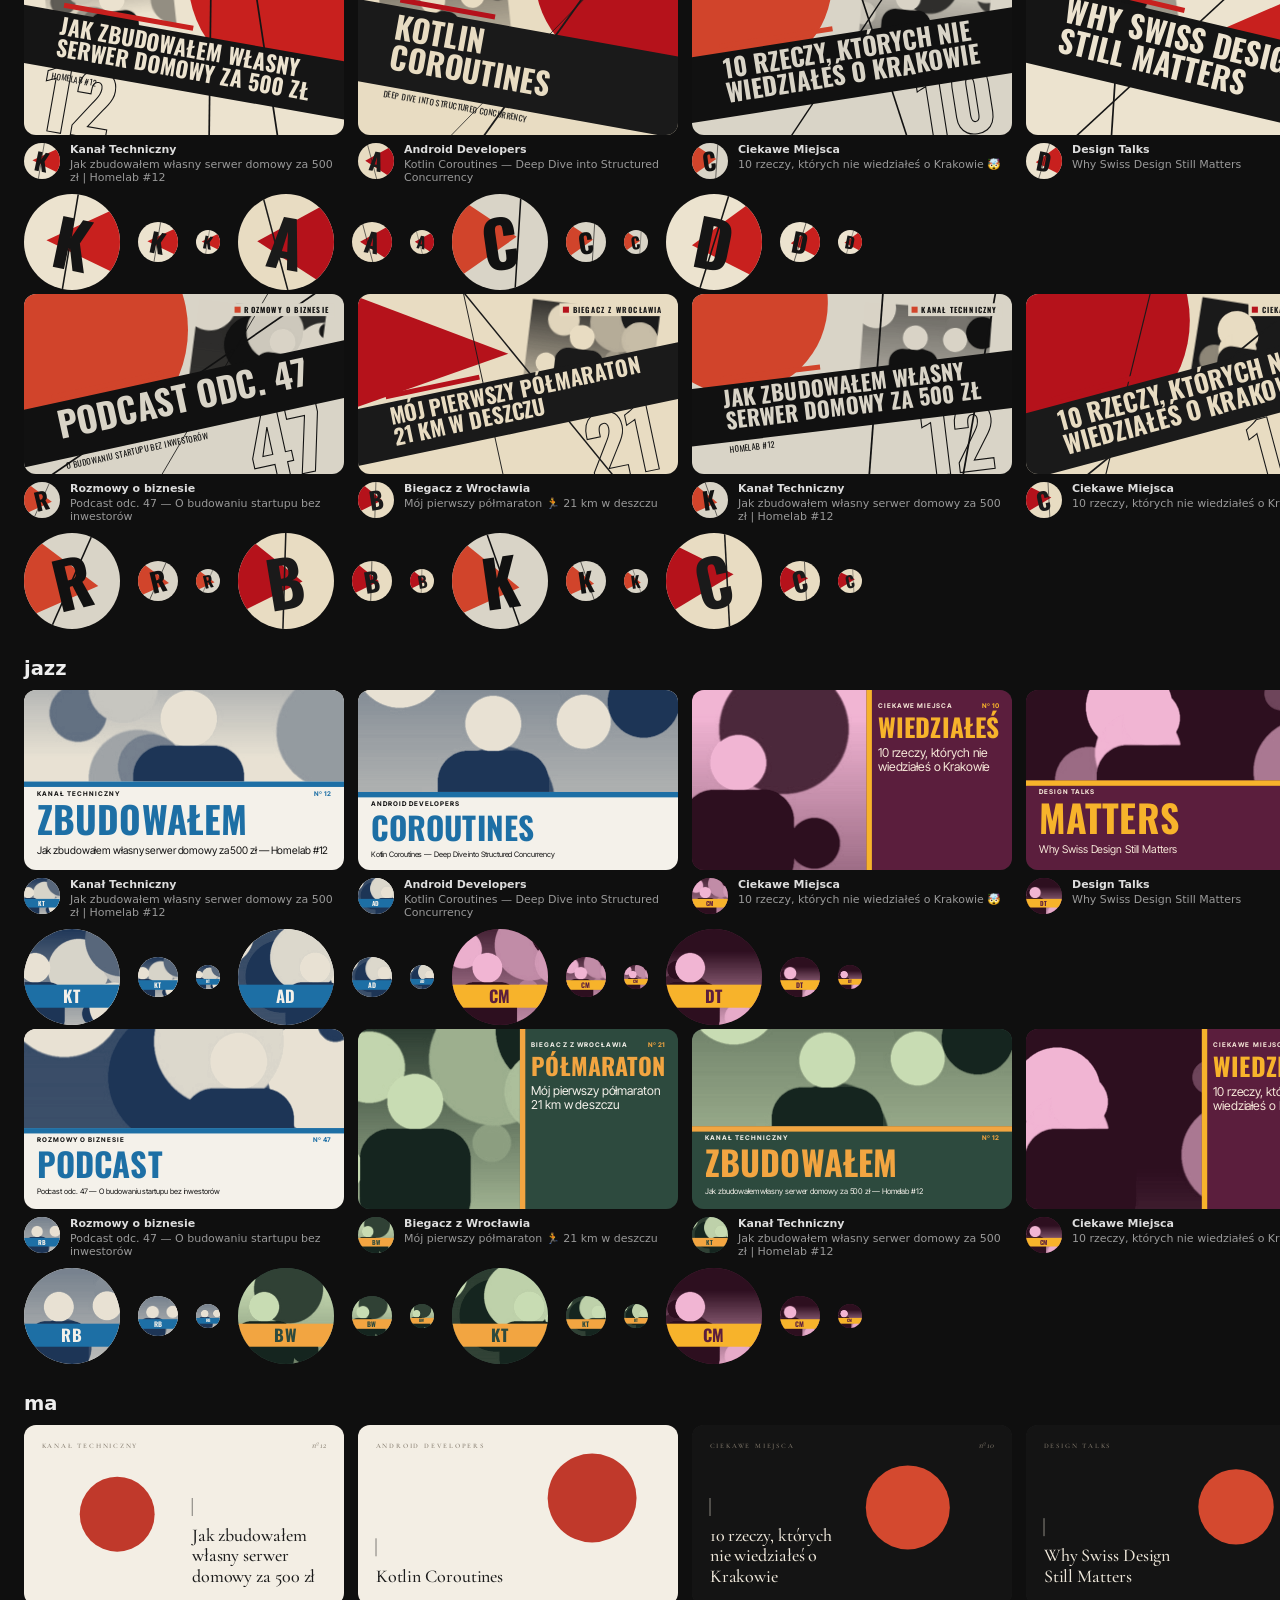
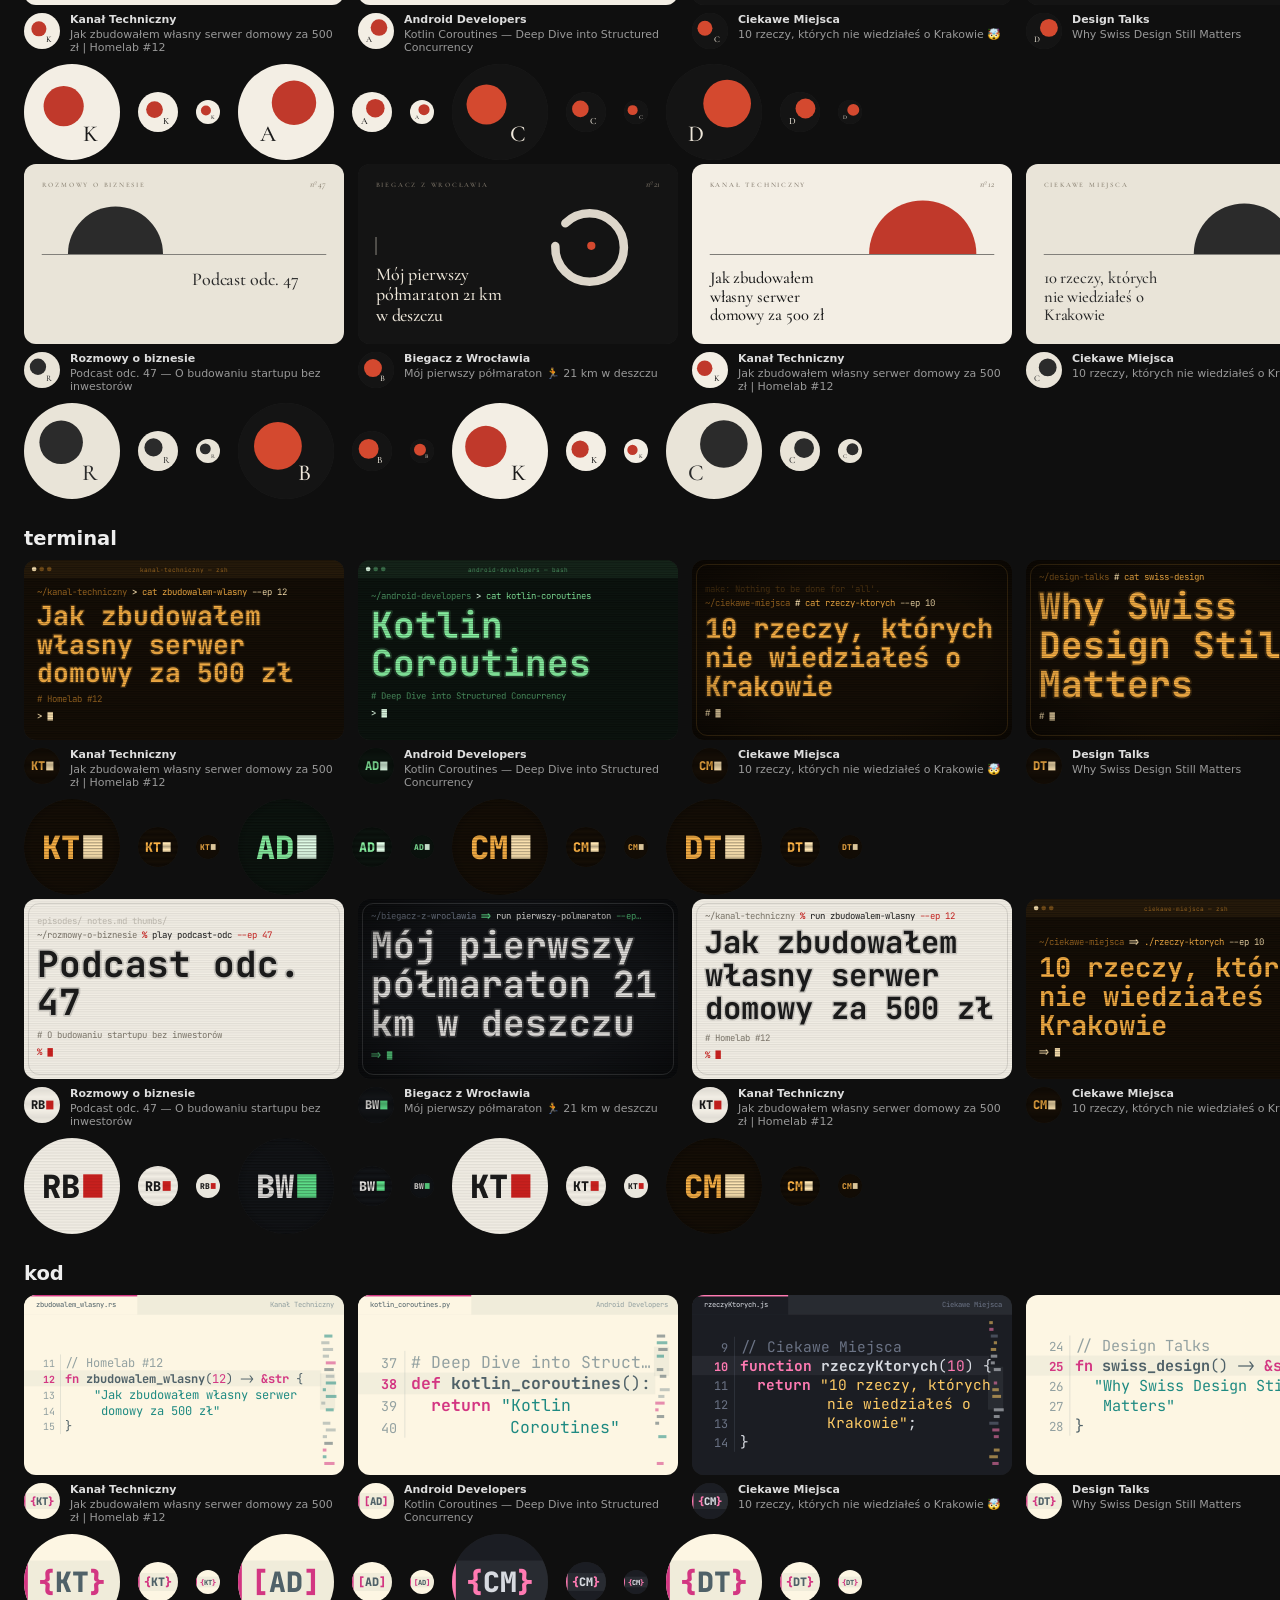
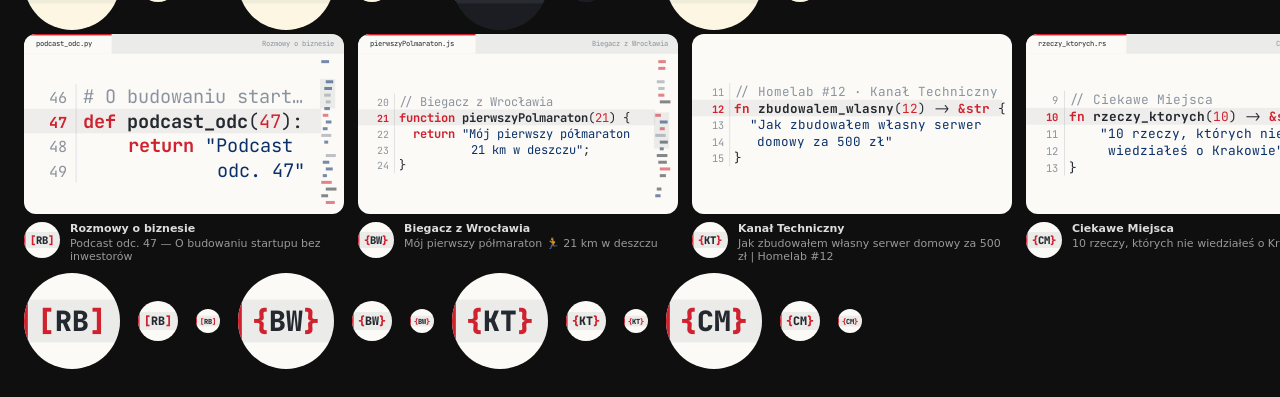
<file: dev/gallery.html>
<!doctype html>
<html lang="pl">
<head>
<meta charset="utf-8">
<title>Plakat — dev gallery</title>
<style>
  body { margin: 0; padding: 24px; background: #0f0f0f; color: #eee; font: 13px system-ui; }
  h2 { margin: 28px 0 10px; font-weight: 600; }
  .row { display: grid; grid-template-columns: repeat(4, 320px) 101px; gap: 14px; align-items: start; margin-bottom: 10px; }
  .card { width: 320px; aspect-ratio: 16/9; border-radius: 12px; overflow: hidden; background: #222; }
  .card.short { width: 101px; aspect-ratio: 9/16; }
  .meta { display: flex; gap: 10px; align-items: flex-start; font-size: 11px; color: #999; margin-top: 8px; width: 320px; }
  .meta b { display: block; color: #ddd; font-weight: 600; margin-bottom: 2px; }
  .av { flex: none; border-radius: 50%; overflow: hidden; background: #222; }
  .av svg { display: block; width: 100%; height: 100%; }
  .sizes { display: flex; gap: 18px; align-items: center; margin: 6px 0 4px; }
</style>
<script src="../src/core/font-faces.js"></script>
<script src="../src/core/i18n.js"></script>
<script src="../src/core/random.js"></script>
<script src="../src/core/vdom.js"></script>
<script src="../src/core/color.js"></script>
<script src="../src/core/typography.js"></script>
<script src="../src/core/text.js"></script>
<script src="../src/core/topics.js"></script>
<script src="../src/engines/kit.js"></script>
<script src="../src/engines/swiss.js"></script>
<script src="../src/engines/bauhaus.js"></script>
<script src="../src/engines/konstrukt.js"></script>
<script src="../src/engines/jazz.js"></script>
<script src="../src/engines/ma.js"></script>
<script src="../src/engines/terminal.js"></script>
<script src="../src/engines/kod.js"></script>
<script src="../src/poster/styles.js"></script>
<script src="../src/poster/render.js"></script>
</head>
<body>
<div id="root"></div>
<script>
// ?style=<id> shows one style, ?salt=<n> shifts every seed.
// Opened from disk there is no chrome.i18n, so styles are headed by their id.
const P = Plakat;
const samples = [
  ['Kanał Techniczny', 'Jak zbudowałem własny serwer domowy za 500 zł | Homelab #12', 'v1'],
  ['Android Developers', 'Kotlin Coroutines — Deep Dive into Structured Concurrency', 'v2'],
  ['Ciekawe Miejsca', '10 rzeczy, których nie wiedziałeś o Krakowie 🤯', 'v3'],
  ['Design Talks', 'Why Swiss Design Still Matters', 'v4'],
  ['Rozmowy o biznesie', 'Podcast odc. 47 — O budowaniu startupu bez inwestorów', 'v5'],
  ['Biegacz z Wrocławia', 'Mój pierwszy półmaraton 🏃 21 km w deszczu', 'v6'],
  ['Kuchnia Szybka', 'Najszybszy ramen na świecie #shorts', 'v7'],
];
const params = new URLSearchParams(location.search);
const only = params.get('style');
const baseSalt = params.get('salt') | 0;

const div = (cls, ...kids) => {
  const el = document.createElement('div');
  if (cls) el.className = cls;
  el.append(...kids);
  return el;
};
const avatar = (style, { salt, channelName, channelKey, thumbUrl }, px) => {
  const box = div('av');
  box.style.width = box.style.height = px + 'px';
  box.appendChild(P.toDom(P.renderAvatar({ style, salt, channelName, channelKey, thumbUrl })));
  return box;
};

(async () => {
  await P.loadFonts();
  await document.fonts.ready;
  const root = document.getElementById('root');
  for (const style of P.BUILTIN_STYLES) {
    if (only && style.id !== only) continue;
    const h2 = document.createElement('h2'); h2.textContent = style.id; root.appendChild(h2);
    for (const variant of [0, 1]) {
      const row = div('row'); root.appendChild(row);
      const picks = variant === 0 ? [0, 1, 2, 3] : [4, 5, 0, 2];
      const channels = picks.map((i, k) => {
        const [channelName, title, vid] = samples[i];
        const ch = { salt: baseSalt + variant * 7 + k, channelName, channelKey: channelName + variant, thumbUrl: `thumbs/t${(i + variant + 4) % 8}.jpg` };
        const card = div('card');
        card.appendChild(P.toDom(P.render({ style, ...ch, title, vid: vid + variant, thumbUrl: `thumbs/t${(i + variant) % 8}.jpg`, W: 480, H: 270 })));
        const text = div('', title);
        text.prepend(Object.assign(document.createElement('b'), { textContent: channelName }));
        row.appendChild(div('', card, div('meta', avatar(style, ch, 36), text)));
        return ch;
      });
      const s = samples[6];
      const card = div('card short');
      card.appendChild(P.toDom(P.render({ style, salt: baseSalt + variant, title: s[1], channelName: s[0], channelKey: s[0] + variant, vid: s[2] + variant, thumbUrl: `thumbs/t${variant + 3}.jpg`, W: 480, H: 853 })));
      row.appendChild(card);
      // Real YouTube sizes: channel header, watch page owner, guide entry.
      root.appendChild(div('sizes', ...channels.flatMap((ch) => [96, 40, 24].map((px) => avatar(style, ch, px)))));
    }
  }
  document.body.dataset.ready = '1';
})();
</script>
</body>
</html>
</file>
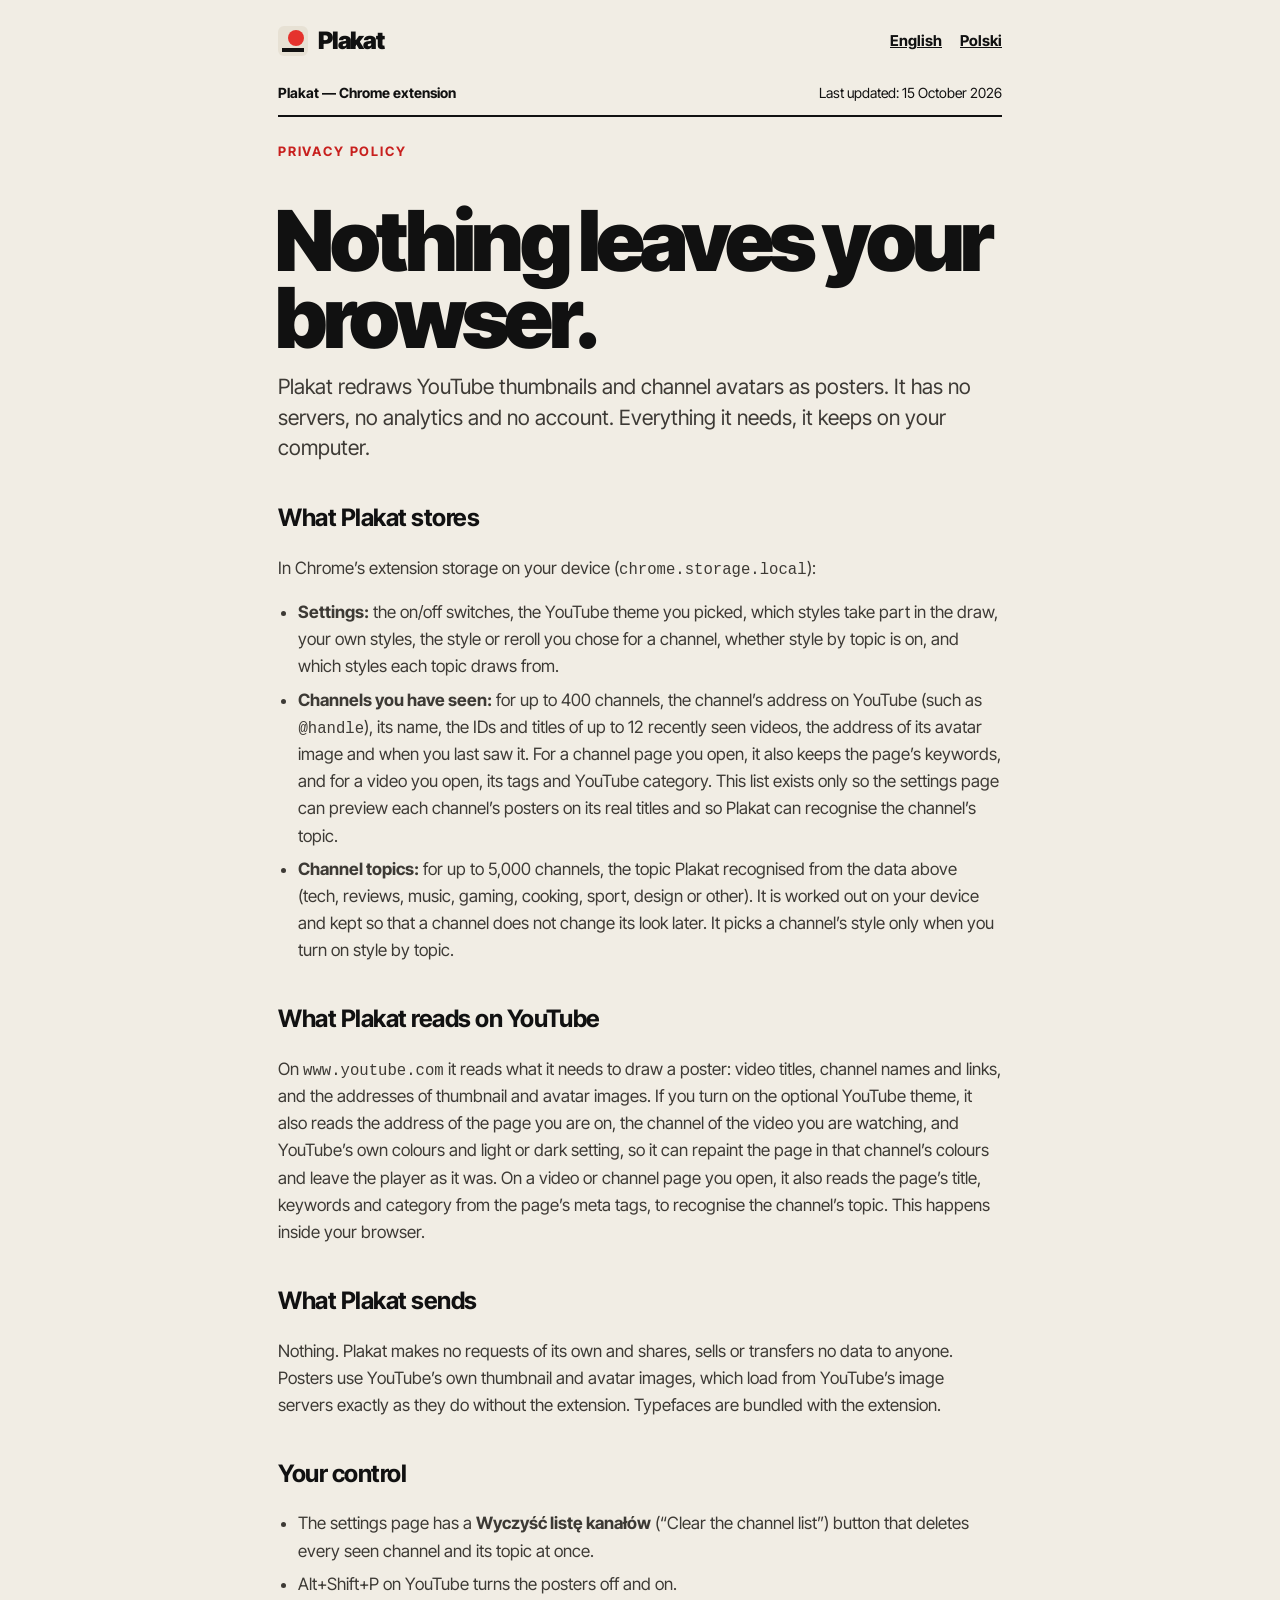
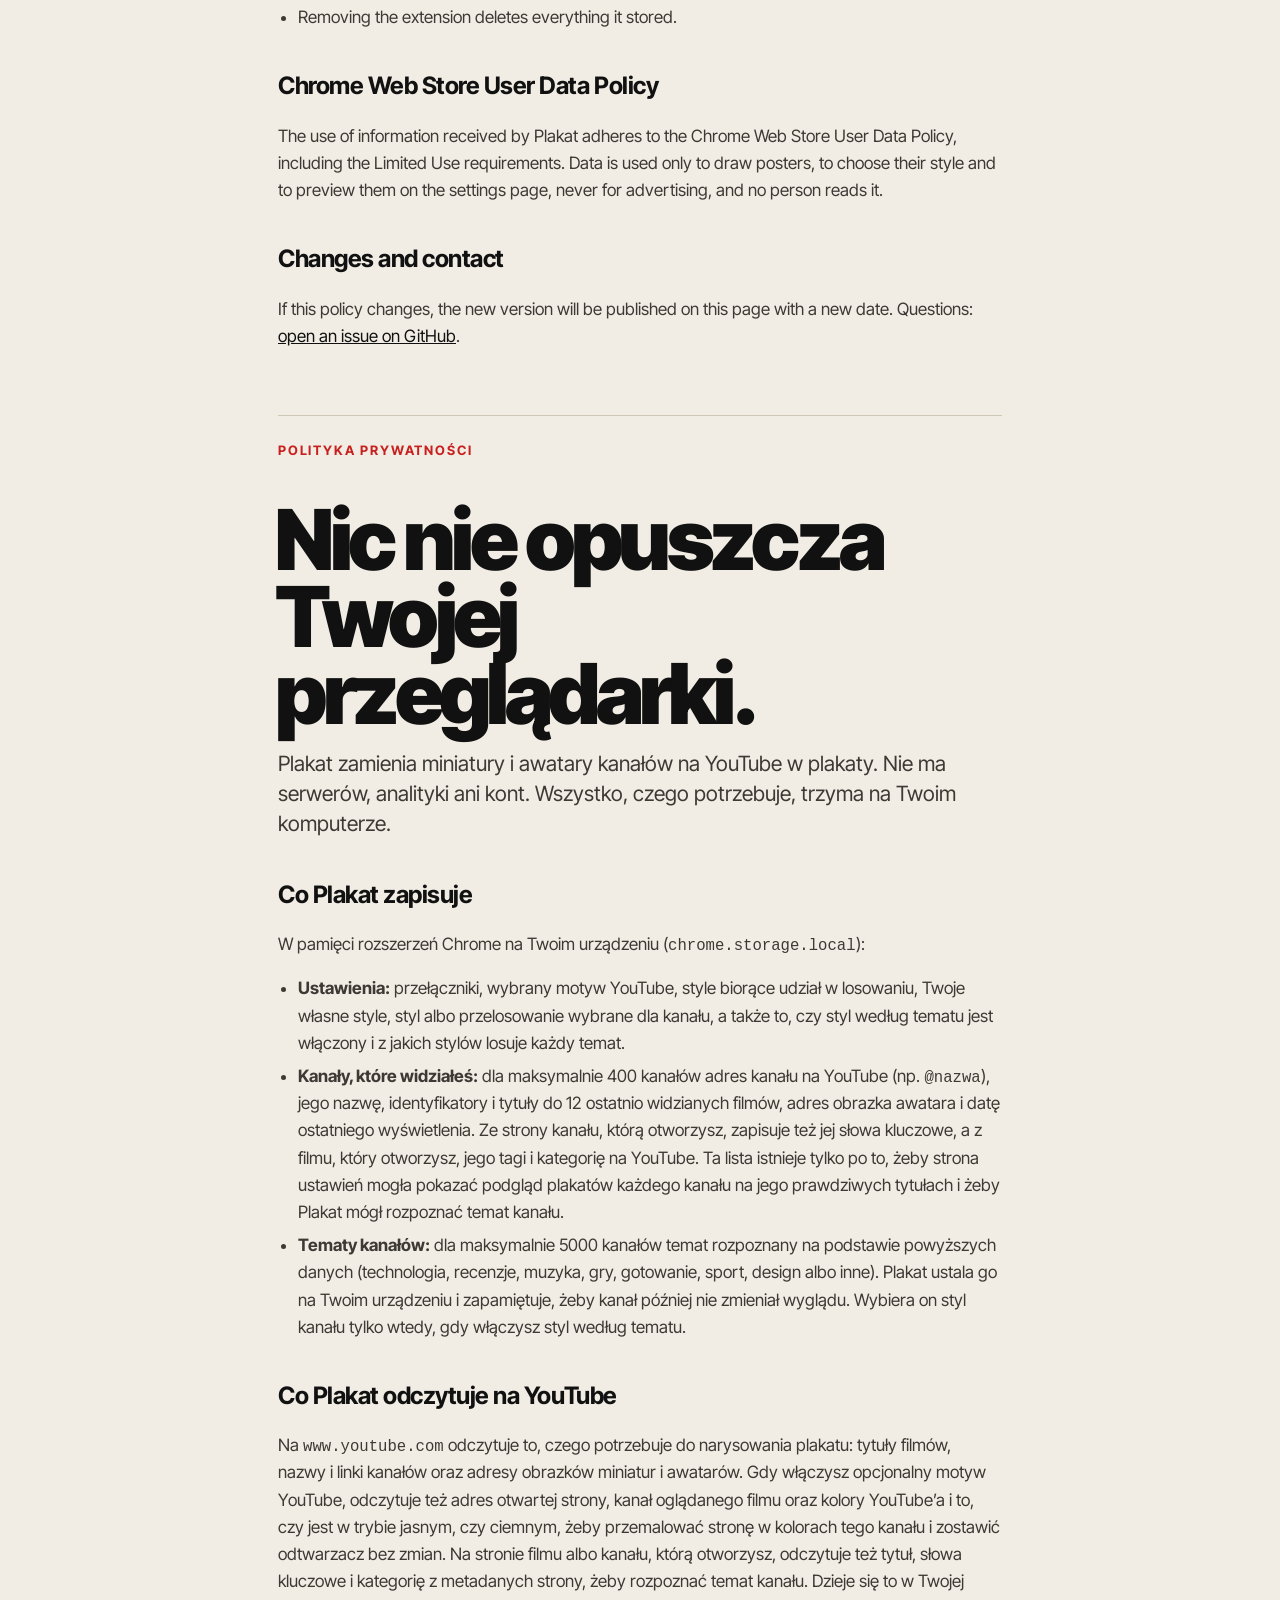
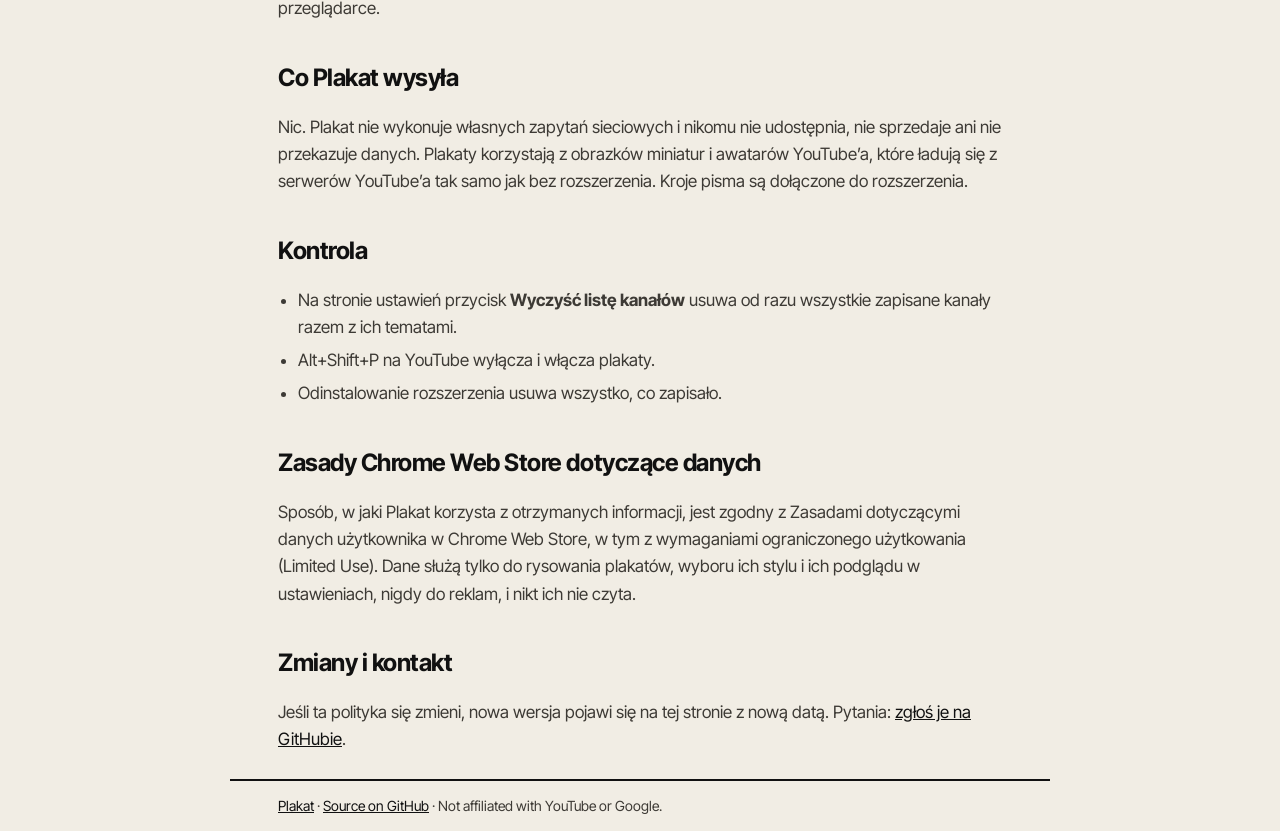
<file: docs/privacy.html>
<!doctype html>
<html lang="en">
<head>
<meta charset="utf-8">
<meta name="viewport" content="width=device-width, initial-scale=1">
<title>Plakat — privacy policy</title>
<meta name="description" content="What the Plakat Chrome extension stores, what it reads on YouTube and what it sends: nothing leaves your browser.">
<meta name="theme-color" content="#f1ede4">
<link rel="icon" href="assets/icon32.png">
<style>
@font-face{font-family:"Inter Tight";src:url(assets/fonts/inter-tight-latin-400-normal.woff2) format("woff2");font-weight:400;font-display:swap;unicode-range:U+0000-00FF,U+0131,U+0152-0153,U+02BB-02BC,U+02C6,U+02DA,U+02DC,U+0304,U+0308,U+0329,U+2000-206F,U+20AC,U+2122,U+2191,U+2193,U+2212,U+2215,U+FEFF,U+FFFD}
@font-face{font-family:"Inter Tight";src:url(assets/fonts/inter-tight-latin-ext-400-normal.woff2) format("woff2");font-weight:400;font-display:swap;unicode-range:U+0100-02BA,U+02BD-02C5,U+02C7-02CC,U+02CE-02D7,U+02DD-02FF,U+0304,U+0308,U+0329,U+1D00-1DBF,U+1E00-1E9F,U+1EF2-1EFF,U+2020,U+20A0-20AB,U+20AD-20C0,U+2113,U+2C60-2C7F,U+A720-A7FF}
@font-face{font-family:"Inter Tight";src:url(assets/fonts/inter-tight-latin-700-normal.woff2) format("woff2");font-weight:700;font-display:swap;unicode-range:U+0000-00FF,U+0131,U+0152-0153,U+02BB-02BC,U+02C6,U+02DA,U+02DC,U+0304,U+0308,U+0329,U+2000-206F,U+20AC,U+2122,U+2191,U+2193,U+2212,U+2215,U+FEFF,U+FFFD}
@font-face{font-family:"Inter Tight";src:url(assets/fonts/inter-tight-latin-ext-700-normal.woff2) format("woff2");font-weight:700;font-display:swap;unicode-range:U+0100-02BA,U+02BD-02C5,U+02C7-02CC,U+02CE-02D7,U+02DD-02FF,U+0304,U+0308,U+0329,U+1D00-1DBF,U+1E00-1E9F,U+1EF2-1EFF,U+2020,U+20A0-20AB,U+20AD-20C0,U+2113,U+2C60-2C7F,U+A720-A7FF}
@font-face{font-family:"Inter Tight";src:url(assets/fonts/inter-tight-latin-900-normal.woff2) format("woff2");font-weight:900;font-display:swap;unicode-range:U+0000-00FF,U+0131,U+0152-0153,U+02BB-02BC,U+02C6,U+02DA,U+02DC,U+0304,U+0308,U+0329,U+2000-206F,U+20AC,U+2122,U+2191,U+2193,U+2212,U+2215,U+FEFF,U+FFFD}
@font-face{font-family:"Inter Tight";src:url(assets/fonts/inter-tight-latin-ext-900-normal.woff2) format("woff2");font-weight:900;font-display:swap;unicode-range:U+0100-02BA,U+02BD-02C5,U+02C7-02CC,U+02CE-02D7,U+02DD-02FF,U+0304,U+0308,U+0329,U+1D00-1DBF,U+1E00-1E9F,U+1EF2-1EFF,U+2020,U+20A0-20AB,U+20AD-20C0,U+2113,U+2C60-2C7F,U+A720-A7FF}
:root { --paper: #f1ede4; --ink: #111111; --body: #3d3a35; --muted: #5f5a52; --line: #cfc7b6; --red: #e5322d; --red-text: #c8201e; --blue: #1f4fd8; }
* { box-sizing: border-box; }
body { margin: 0; background: var(--paper); color: var(--ink); font: 400 17px/1.6 "Inter Tight", "Helvetica Neue", Arial, sans-serif; -webkit-font-smoothing: antialiased; }
a { color: var(--ink); }
a:hover { color: var(--red-text); }
a:focus-visible { outline: 3px solid var(--blue); outline-offset: 3px; }
.wrap { max-width: 820px; margin: 0 auto; padding: 0 clamp(20px, 5vw, 48px); }
.top { display: flex; flex-wrap: wrap; justify-content: space-between; align-items: center; gap: 12px 24px; padding-block: 22px; }
.brand { display: flex; align-items: center; gap: 10px; text-decoration: none; font-weight: 900; font-size: 24px; letter-spacing: -0.05em; }
.mark { position: relative; width: 30px; height: 30px; border-radius: 6px; background: #e7e1d4; overflow: hidden; }
.mark::before { content: ""; position: absolute; right: 4px; top: 4px; width: 16px; height: 16px; border-radius: 50%; background: var(--red); }
.mark::after { content: ""; position: absolute; left: 4px; right: 4px; bottom: 4px; height: 4px; background: var(--ink); }
.langs { display: flex; gap: 18px; font-weight: 700; font-size: 15px; }
.meta { display: flex; flex-wrap: wrap; justify-content: space-between; gap: 6px 24px; padding-bottom: 10px; border-bottom: 2px solid var(--ink); font-size: 14px; font-weight: 700; }
.meta span + span { font-weight: 400; }
h1 { margin: 40px 0 16px -0.03em; font-weight: 900; font-size: clamp(44px, 8vw, 84px); line-height: 0.92; letter-spacing: -0.055em; }
.lede { margin: 0 0 8px; font-size: 21px; line-height: 1.45; }
section { padding: 24px 0 8px; }
section + section { border-top: 1px solid var(--line); margin-top: 40px; }
h2 { margin: 36px 0 10px; font-size: 24px; letter-spacing: -0.02em; }
p, li { color: var(--body); }
ul { padding-left: 1.2em; }
li + li { margin-top: 6px; }
code { font: 0.92em ui-monospace, "SF Mono", Menlo, monospace; }
.kicker { margin: 0; font-size: 13px; font-weight: 700; letter-spacing: 0.14em; text-transform: uppercase; color: var(--red-text); }
footer { margin-top: 64px; padding: 28px 0 56px; border-top: 2px solid var(--ink); font-size: 14px; color: var(--muted); }
</style>
</head>
<body>
<header class="wrap top">
  <a class="brand" href="./"><span class="mark" aria-hidden="true"></span>Plakat</a>
  <nav class="langs" aria-label="Language"><a href="#en" hreflang="en">English</a><a href="#pl" hreflang="pl">Polski</a></nav>
</header>

<main class="wrap">
  <div class="meta"><span>Plakat — Chrome extension</span><span>Last updated: 15 October 2026</span></div>

  <section id="en" lang="en">
    <p class="kicker">Privacy policy</p>
    <h1>Nothing leaves your browser.</h1>
    <p class="lede">Plakat redraws YouTube thumbnails and channel avatars as posters. It has no servers, no analytics and no account. Everything it needs, it keeps on your computer.</p>

    <h2>What Plakat stores</h2>
    <p>In Chrome’s extension storage on your device (<code>chrome.storage.local</code>):</p>
    <ul>
      <li><b>Settings:</b> the on/off switches, the YouTube theme you picked, which styles take part in the draw, your own styles, the style or reroll you chose for a channel, whether style by topic is on, and which styles each topic draws from.</li>
      <li><b>Channels you have seen:</b> for up to 400 channels, the channel’s address on YouTube (such as <code>@handle</code>), its name, the IDs and titles of up to 12 recently seen videos, the address of its avatar image and when you last saw it. For a channel page you open, it also keeps the page’s keywords, and for a video you open, its tags and YouTube category. This list exists only so the settings page can preview each channel’s posters on its real titles and so Plakat can recognise the channel’s topic.</li>
      <li><b>Channel topics:</b> for up to 5,000 channels, the topic Plakat recognised from the data above (tech, reviews, music, gaming, cooking, sport, design or other). It is worked out on your device and kept so that a channel does not change its look later. It picks a channel’s style only when you turn on style by topic.</li>
    </ul>

    <h2>What Plakat reads on YouTube</h2>
    <p>On <code>www.youtube.com</code> it reads what it needs to draw a poster: video titles, channel names and links, and the addresses of thumbnail and avatar images. If you turn on the optional YouTube theme, it also reads the address of the page you are on, the channel of the video you are watching, and YouTube’s own colours and light or dark setting, so it can repaint the page in that channel’s colours and leave the player as it was. On a video or channel page you open, it also reads the page’s title, keywords and category from the page’s meta tags, to recognise the channel’s topic. This happens inside your browser.</p>

    <h2>What Plakat sends</h2>
    <p>Nothing. Plakat makes no requests of its own and shares, sells or transfers no data to anyone. Posters use YouTube’s own thumbnail and avatar images, which load from YouTube’s image servers exactly as they do without the extension. Typefaces are bundled with the extension.</p>

    <h2>Your control</h2>
    <ul>
      <li>The settings page has a <b>Wyczyść listę kanałów</b> (“Clear the channel list”) button that deletes every seen channel and its topic at once.</li>
      <li>Alt+Shift+P on YouTube turns the posters off and on.</li>
      <li>Removing the extension deletes everything it stored.</li>
    </ul>

    <h2>Chrome Web Store User Data Policy</h2>
    <p>The use of information received by Plakat adheres to the Chrome Web Store User Data Policy, including the Limited Use requirements. Data is used only to draw posters, to choose their style and to preview them on the settings page, never for advertising, and no person reads it.</p>

    <h2>Changes and contact</h2>
    <p>If this policy changes, the new version will be published on this page with a new date. Questions: <a href="https://github.com/MBratkowski/plakat/issues">open an issue on GitHub</a>.</p>
  </section>

  <section id="pl" lang="pl">
    <p class="kicker">Polityka prywatności</p>
    <h1>Nic nie opuszcza Twojej przeglądarki.</h1>
    <p class="lede">Plakat zamienia miniatury i awatary kanałów na YouTube w plakaty. Nie ma serwerów, analityki ani kont. Wszystko, czego potrzebuje, trzyma na Twoim komputerze.</p>

    <h2>Co Plakat zapisuje</h2>
    <p>W pamięci rozszerzeń Chrome na Twoim urządzeniu (<code>chrome.storage.local</code>):</p>
    <ul>
      <li><b>Ustawienia:</b> przełączniki, wybrany motyw YouTube, style biorące udział w losowaniu, Twoje własne style, styl albo przelosowanie wybrane dla kanału, a także to, czy styl według tematu jest włączony i z jakich stylów losuje każdy temat.</li>
      <li><b>Kanały, które widziałeś:</b> dla maksymalnie 400 kanałów adres kanału na YouTube (np. <code>@nazwa</code>), jego nazwę, identyfikatory i tytuły do 12 ostatnio widzianych filmów, adres obrazka awatara i datę ostatniego wyświetlenia. Ze strony kanału, którą otworzysz, zapisuje też jej słowa kluczowe, a z filmu, który otworzysz, jego tagi i kategorię na YouTube. Ta lista istnieje tylko po to, żeby strona ustawień mogła pokazać podgląd plakatów każdego kanału na jego prawdziwych tytułach i żeby Plakat mógł rozpoznać temat kanału.</li>
      <li><b>Tematy kanałów:</b> dla maksymalnie 5000 kanałów temat rozpoznany na podstawie powyższych danych (technologia, recenzje, muzyka, gry, gotowanie, sport, design albo inne). Plakat ustala go na Twoim urządzeniu i zapamiętuje, żeby kanał później nie zmieniał wyglądu. Wybiera on styl kanału tylko wtedy, gdy włączysz styl według tematu.</li>
    </ul>

    <h2>Co Plakat odczytuje na YouTube</h2>
    <p>Na <code>www.youtube.com</code> odczytuje to, czego potrzebuje do narysowania plakatu: tytuły filmów, nazwy i linki kanałów oraz adresy obrazków miniatur i awatarów. Gdy włączysz opcjonalny motyw YouTube, odczytuje też adres otwartej strony, kanał oglądanego filmu oraz kolory YouTube’a i to, czy jest w trybie jasnym, czy ciemnym, żeby przemalować stronę w kolorach tego kanału i zostawić odtwarzacz bez zmian. Na stronie filmu albo kanału, którą otworzysz, odczytuje też tytuł, słowa kluczowe i kategorię z metadanych strony, żeby rozpoznać temat kanału. Dzieje się to w Twojej przeglądarce.</p>

    <h2>Co Plakat wysyła</h2>
    <p>Nic. Plakat nie wykonuje własnych zapytań sieciowych i nikomu nie udostępnia, nie sprzedaje ani nie przekazuje danych. Plakaty korzystają z obrazków miniatur i awatarów YouTube’a, które ładują się z serwerów YouTube’a tak samo jak bez rozszerzenia. Kroje pisma są dołączone do rozszerzenia.</p>

    <h2>Kontrola</h2>
    <ul>
      <li>Na stronie ustawień przycisk <b>Wyczyść listę kanałów</b> usuwa od razu wszystkie zapisane kanały razem z ich tematami.</li>
      <li>Alt+Shift+P na YouTube wyłącza i włącza plakaty.</li>
      <li>Odinstalowanie rozszerzenia usuwa wszystko, co zapisało.</li>
    </ul>

    <h2>Zasady Chrome Web Store dotyczące danych</h2>
    <p>Sposób, w jaki Plakat korzysta z otrzymanych informacji, jest zgodny z Zasadami dotyczącymi danych użytkownika w Chrome Web Store, w tym z wymaganiami ograniczonego użytkowania (Limited Use). Dane służą tylko do rysowania plakatów, wyboru ich stylu i ich podglądu w ustawieniach, nigdy do reklam, i nikt ich nie czyta.</p>

    <h2>Zmiany i kontakt</h2>
    <p>Jeśli ta polityka się zmieni, nowa wersja pojawi się na tej stronie z nową datą. Pytania: <a href="https://github.com/MBratkowski/plakat/issues">zgłoś je na GitHubie</a>.</p>
  </section>
</main>

<footer class="wrap">
  <p><a href="./">Plakat</a> · <a href="https://github.com/MBratkowski/plakat">Source on GitHub</a> · Not affiliated with YouTube or Google.</p>
</footer>
</body>
</html>
</file>
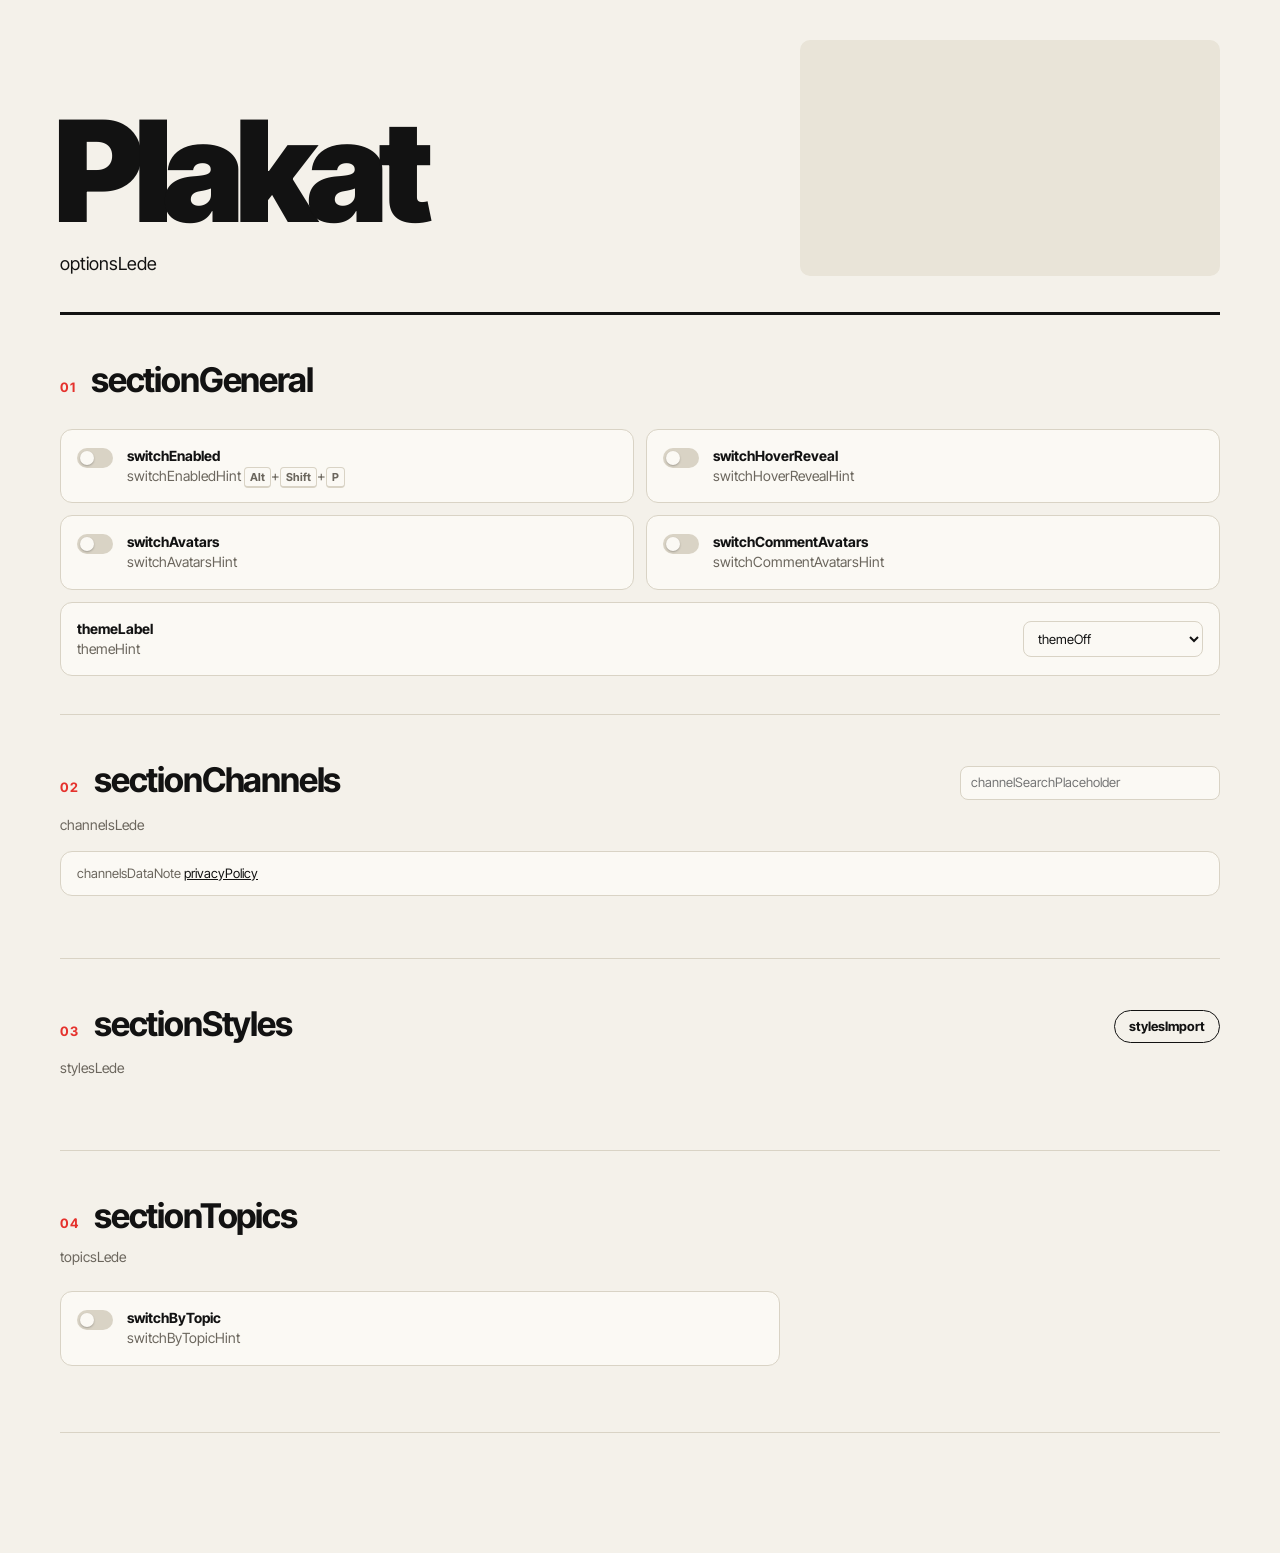
<file: options/options.html>
<!doctype html>
<html lang="pl">
<head>
<meta charset="utf-8">
<meta name="viewport" content="width=device-width, initial-scale=1">
<title data-i18n="optionsTitle"></title>
<link rel="icon" href="../icons/icon32.png">
<link rel="stylesheet" href="ui.css">
<link rel="stylesheet" href="options.css">
</head>
<body>
<main class="page">
  <header class="hero">
    <div class="hero-type">
      <h1>Plakat</h1>
      <p class="lede" data-i18n="optionsLede"></p>
    </div>
    <div class="hero-art" id="heroArt" aria-hidden="true"></div>
  </header>

  <section class="sec" id="secGeneral">
    <h2><span class="num">01</span><span data-i18n="sectionGeneral"></span></h2>
    <div class="general">
      <label class="switch-row"><input type="checkbox" class="switch" id="enabled"><span><b data-i18n="switchEnabled"></b><br><span class="muted"><span data-i18n="switchEnabledHint"></span> <kbd>Alt</kbd>+<kbd>Shift</kbd>+<kbd>P</kbd></span></span></label>
      <label class="switch-row"><input type="checkbox" class="switch" id="hoverReveal"><span><b data-i18n="switchHoverReveal"></b><br><span class="muted" data-i18n="switchHoverRevealHint"></span></span></label>
      <label class="switch-row"><input type="checkbox" class="switch" id="avatars"><span><b data-i18n="switchAvatars"></b><br><span class="muted" data-i18n="switchAvatarsHint"></span></span></label>
      <label class="switch-row"><input type="checkbox" class="switch" id="commentAvatars"><span><b data-i18n="switchCommentAvatars"></b><br><span class="muted" data-i18n="switchCommentAvatarsHint"></span></span></label>
      <label class="switch-row select-row"><span><b data-i18n="themeLabel"></b><br><span class="muted" data-i18n="themeHint"></span></span>
        <select id="theme">
          <option value="off" data-i18n="themeOff"></option>
          <option value="paper" data-i18n="themePaper"></option>
          <option value="channel" data-i18n="themeChannel"></option>
        </select></label>
    </div>
  </section>

  <section class="sec" id="secChannels">
    <div class="sec-head">
      <h2><span class="num">02</span><span data-i18n="sectionChannels"></span></h2>
      <input type="search" id="chSearch" data-i18n-placeholder="channelSearchPlaceholder" data-i18n-aria-label="channelSearchLabel">
    </div>
    <p class="muted sec-lede" data-i18n="channelsLede"></p>
    <div class="data-note" id="dataNote"><p><span data-i18n="channelsDataNote"></span> <a href="https://mbratkowski.github.io/plakat/privacy.html" target="_blank" rel="noopener" data-i18n="privacyPolicy"></a></p></div>
    <div id="channels" class="channels"></div>
  </section>

  <section class="sec" id="secStyles">
    <div class="sec-head">
      <h2><span class="num">03</span><span data-i18n="sectionStyles"></span></h2>
      <div class="sec-actions">
        <button class="btn" id="importBtn" data-i18n="stylesImport"></button>
        <input type="file" id="importFile" accept="application/json,.json" hidden>
      </div>
    </div>
    <p class="muted sec-lede" data-i18n="stylesLede"></p>
    <div id="styles" class="styles"></div>
  </section>

  <section class="sec" id="secTopics">
    <h2><span class="num">04</span><span data-i18n="sectionTopics"></span></h2>
    <p class="muted sec-lede" data-i18n="topicsLede"></p>
    <label class="switch-row topic-switch"><input type="checkbox" class="switch" id="byTopic"><span><b data-i18n="switchByTopic"></b><br><span class="muted" data-i18n="switchByTopicHint"></span></span></label>
    <div id="topics" class="topics"></div>
  </section>
</main>

<dialog id="editor" class="editor">
  <form method="dialog" class="ed-shell" id="edForm">
    <aside class="ed-side">
      <div class="ed-top">
        <input type="text" id="edName" class="ed-name" data-i18n-aria-label="editorNameLabel" maxlength="40">
        <label class="field"><span data-i18n="editorEngine"></span><select id="edEngine"></select></label>
      </div>
      <div id="edParams" class="ed-params"></div>
      <div class="ed-pal-head">
        <h3 data-i18n="editorPalettes"></h3>
        <div>
          <button type="button" class="btn small" id="edRandPal" data-i18n="editorRandomPalette"></button>
          <button type="button" class="btn small ghost" id="edAddPal" data-i18n="editorCopyPalette"></button>
        </div>
      </div>
      <p class="muted tiny" data-i18n="editorPalettesHint"></p>
      <div id="edPalettes" class="ed-palettes"></div>
    </aside>
    <section class="ed-main">
      <div class="ed-main-head">
        <label class="field inline"><span data-i18n="editorPreviewOn"></span><select id="edSource"></select></label>
        <span class="muted tiny" id="edSourceNote"></span>
      </div>
      <div id="edAvatar" class="ed-avatar"></div>
      <div id="edPreview" class="ed-preview"></div>
      <h3 class="ed-sub" data-i18n="editorAllPalettes"></h3>
      <div id="edPalPreview" class="ed-pal-preview"></div>
    </section>
    <footer class="ed-foot">
      <button type="button" class="btn ghost" id="edExport" data-i18n="editorExport"></button>
      <span class="spacer"></span>
      <button type="button" class="btn" id="edCancel" data-i18n="editorCancel"></button>
      <button type="button" class="btn" id="edSaveAssign" data-i18n="editorSaveAssign" hidden></button>
      <button type="button" class="btn primary" id="edSave" data-i18n="editorSave"></button>
    </footer>
  </form>
</dialog>

<script src="../src/core/font-faces.js"></script>
<script src="../src/core/i18n.js"></script>
<script src="../src/core/random.js"></script>
<script src="../src/core/vdom.js"></script>
<script src="../src/core/color.js"></script>
<script src="../src/core/typography.js"></script>
<script src="../src/core/text.js"></script>
<script src="../src/core/topics.js"></script>
<script src="../src/engines/kit.js"></script>
<script src="../src/engines/swiss.js"></script>
<script src="../src/engines/bauhaus.js"></script>
<script src="../src/engines/konstrukt.js"></script>
<script src="../src/engines/jazz.js"></script>
<script src="../src/engines/ma.js"></script>
<script src="../src/engines/terminal.js"></script>
<script src="../src/engines/kod.js"></script>
<script src="../src/poster/styles.js"></script>
<script src="../src/poster/render.js"></script>
<script src="../src/store/settings.js"></script>
<script src="../src/store/seen.js"></script>
<script src="ui.js"></script>
<script src="editor.js"></script>
<script src="options.js"></script>
</body>
</html>
</file>
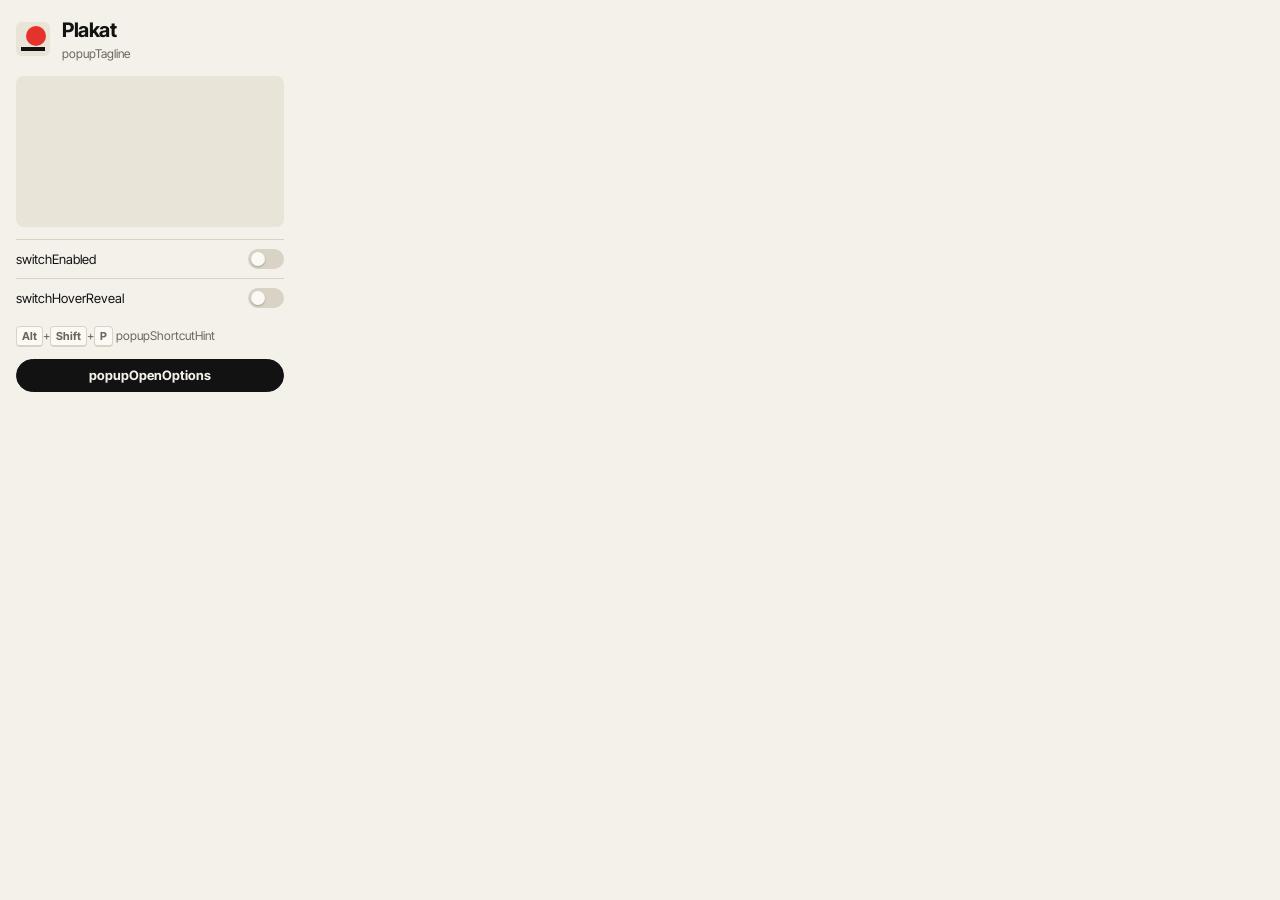
<file: popup/popup.html>
<!doctype html>
<html lang="pl">
<head>
<meta charset="utf-8">
<link rel="stylesheet" href="../options/ui.css">
<link rel="stylesheet" href="popup.css">
</head>
<body class="popup">
  <header class="pop-head">
    <div class="mark" aria-hidden="true"><span></span></div>
    <div>
      <h1>Plakat</h1>
      <p class="muted" data-i18n="popupTagline"></p>
    </div>
  </header>
  <div id="preview" class="pop-preview"></div>
  <label class="switch-row">
    <span data-i18n="switchEnabled"></span>
    <input type="checkbox" id="enabled" class="switch">
  </label>
  <label class="switch-row">
    <span data-i18n="switchHoverReveal"></span>
    <input type="checkbox" id="hoverReveal" class="switch">
  </label>
  <p class="hint"><kbd>Alt</kbd>+<kbd>Shift</kbd>+<kbd>P</kbd> <span data-i18n="popupShortcutHint"></span></p>
  <button id="open" class="btn primary wide" data-i18n="popupOpenOptions"></button>
  <script src="../src/core/font-faces.js"></script>
  <script src="../src/core/i18n.js"></script>
  <script src="../src/core/random.js"></script>
  <script src="../src/core/vdom.js"></script>
  <script src="../src/core/color.js"></script>
  <script src="../src/core/typography.js"></script>
  <script src="../src/core/text.js"></script>
<script src="../src/core/topics.js"></script>
  <script src="../src/engines/kit.js"></script>
  <script src="../src/engines/swiss.js"></script>
  <script src="../src/engines/bauhaus.js"></script>
  <script src="../src/engines/konstrukt.js"></script>
  <script src="../src/engines/jazz.js"></script>
  <script src="../src/engines/ma.js"></script>
  <script src="../src/engines/terminal.js"></script>
  <script src="../src/engines/kod.js"></script>
  <script src="../src/poster/styles.js"></script>
  <script src="../src/poster/render.js"></script>
  <script src="../src/store/settings.js"></script>
  <script src="../src/store/seen.js"></script>
  <script src="../options/ui.js"></script>
  <script src="popup.js"></script>
</body>
</html>
</file>
<file: options/ui.css>
/* Plakat: UI tokens shared by the options page and the popup */
:root {
  --paper: #f4f1ea;
  --paper-2: #e9e4d8;
  --card: #fbf9f4;
  --ink: #121212;
  --muted: #6b665d;
  --line: #d9d3c5;
  --red: #e5322d;
  --focus: #1f4fd8;
  color-scheme: light;
}
@media (prefers-color-scheme: dark) {
  :root {
    --paper: #131313;
    --paper-2: #1d1d1c;
    --card: #191918;
    --ink: #eeeae1;
    --muted: #9b968c;
    --line: #2d2c2a;
    --red: #ff4a3d;
    --focus: #7aa2ff;
    color-scheme: dark;
  }
}
* { box-sizing: border-box; }
html, body { background: var(--paper); color: var(--ink); }
body { margin: 0; font: 400 14px/1.45 "Plakat Inter Tight", "Helvetica Neue", Arial, sans-serif; -webkit-font-smoothing: antialiased; }
.muted { color: var(--muted); }
kbd { font: 600 11px/1 "Plakat Inter Tight", sans-serif; border: 1px solid var(--line); border-bottom-width: 2px; border-radius: 4px; padding: 2px 5px; background: var(--card); }

.btn {
  font: 600 13px/1 "Plakat Inter Tight", sans-serif;
  border: 1.5px solid var(--ink);
  background: transparent;
  color: var(--ink);
  border-radius: 999px;
  padding: 9px 14px;
  cursor: pointer;
  white-space: nowrap;
  transition: background 0.12s, color 0.12s;
}
.btn:hover { background: var(--ink); color: var(--paper); }
.btn.primary { background: var(--ink); color: var(--paper); }
.btn.primary:hover { background: var(--red); border-color: var(--red); color: #fff; }
.btn.ghost { border-color: transparent; padding-left: 8px; padding-right: 8px; }
.btn.ghost:hover { background: var(--paper-2); color: var(--ink); }
.btn.danger:hover { background: var(--red); border-color: var(--red); color: #fff; }
.btn:disabled, .btn:disabled:hover { opacity: 0.4; cursor: default; background: transparent; color: var(--ink); border-color: var(--ink); }
.btn.small { padding: 7px 11px; font-size: 12px; }
.btn:focus-visible, select:focus-visible, input:focus-visible { outline: 2px solid var(--focus); outline-offset: 2px; }

select, input[type="text"], input[type="search"] {
  font: 500 13px/1.2 "Plakat Inter Tight", sans-serif;
  color: var(--ink);
  background: var(--card);
  border: 1.5px solid var(--line);
  border-radius: 8px;
  padding: 8px 10px;
}
select:hover, input[type="text"]:hover, input[type="search"]:hover { border-color: var(--muted); }

/* switch */
input.switch { appearance: none; width: 36px; height: 20px; border-radius: 999px; background: var(--line); position: relative; cursor: pointer; flex: none; transition: background 0.15s; margin: 0; }
input.switch::after { content: ''; position: absolute; width: 14px; height: 14px; border-radius: 50%; background: var(--card); top: 3px; left: 3px; transition: transform 0.15s; box-shadow: 0 1px 2px rgba(0,0,0,.25); }
input.switch:checked { background: var(--red); }
input.switch:checked::after { transform: translateX(16px); }
</file>
<file: options/options.css>
.page { max-width: 1240px; margin: 0 auto; padding: 40px 40px 120px; }

/* Header */
.hero { display: grid; grid-template-columns: 1fr 420px; gap: 40px; align-items: end; padding-bottom: 36px; border-bottom: 3px solid var(--ink); }
.hero h1 { font-size: clamp(72px, 11vw, 148px); line-height: 0.82; font-weight: 900; letter-spacing: -0.065em; margin: 0 0 22px -6px; }
.lede { font-size: 18px; line-height: 1.4; max-width: 520px; margin: 0; }
.hero-art { aspect-ratio: 16/9; border-radius: 10px; overflow: hidden; background: var(--paper-2); }
.hero-art svg { display: block; width: 100%; height: 100%; }

/* Sections */
.sec { padding: 40px 0 8px; border-bottom: 1px solid var(--line); }
.sec h2 { font-size: 34px; font-weight: 700; letter-spacing: -0.035em; margin: 0 0 6px; display: flex; align-items: baseline; gap: 16px; }
.num { font-size: 13px; font-weight: 700; color: var(--red); letter-spacing: 0.04em; }
.sec-head { display: flex; justify-content: space-between; align-items: center; gap: 16px; }
.sec-head input[type="search"] { width: 260px; }
.sec-actions { display: flex; gap: 8px; }
.sec-lede { max-width: 720px; margin: 4px 0 24px; }
.tiny { font-size: 12px; }

.general { display: grid; grid-template-columns: 1fr 1fr; gap: 12px; padding: 18px 0 30px; }
.switch-row { display: flex; gap: 14px; align-items: flex-start; padding: 16px; border: 1.5px solid var(--line); border-radius: 12px; background: var(--card); cursor: pointer; }
.switch-row input { margin-top: 2px; }
.switch-row.off { opacity: 0.55; cursor: default; }
.select-row { grid-column: 1 / -1; align-items: center; cursor: default; }
.select-row > span { flex: 1; }
.select-row select { flex: none; min-width: 180px; }

/* Thumbnails and avatars */
.thumb { aspect-ratio: 16/9; border-radius: 8px; overflow: hidden; background: var(--paper-2); }
.thumb.portrait { aspect-ratio: 9/16; }
.thumb svg { display: block; width: 100%; height: 100%; }
.avatar { flex: none; aspect-ratio: 1; border-radius: 50%; overflow: hidden; background: var(--paper-2); }
.avatar svg { display: block; width: 100%; height: 100%; }

/* Channels */
.channels { display: flex; flex-direction: column; gap: 0; padding-bottom: 30px; }
.ch-row { display: grid; grid-template-columns: minmax(0, 1fr) 300px; gap: 28px; padding: 18px 0; border-top: 1px solid var(--line); align-items: center; }
.ch-row:first-child { border-top: 0; }
.ch-thumbs { display: grid; grid-template-columns: 64px repeat(3, minmax(0, 1fr)); gap: 10px; align-items: center; }
.ch-name { font-size: 20px; font-weight: 700; letter-spacing: -0.02em; line-height: 1.15; }
.ch-key { font-size: 12px; margin: 2px 0 12px; }
.ch-info select { width: 100%; }
.ch-actions { display: flex; gap: 6px; margin-top: 10px; flex-wrap: wrap; }
.pin { display: inline-block; font-size: 11px; font-weight: 700; letter-spacing: 0.06em; text-transform: uppercase; color: var(--red); margin-left: 6px; vertical-align: middle; }
.data-note { display: flex; flex-wrap: wrap; align-items: center; justify-content: space-between; gap: 12px 24px; margin: -8px 0 24px; padding: 12px 16px; border: 1.5px solid var(--line); border-radius: 12px; background: var(--card); }
.data-note p { margin: 0; max-width: 760px; font-size: 13px; color: var(--muted); }
.data-note a { color: var(--ink); }
.empty { padding: 40px; border: 1.5px dashed var(--line); border-radius: 12px; text-align: center; color: var(--muted); margin-bottom: 30px; }
.empty b { color: var(--ink); display: block; font-size: 18px; margin-bottom: 4px; }
.more { margin: 10px 0 0; }

/* Styles */
.styles { display: grid; grid-template-columns: repeat(3, minmax(0, 1fr)); gap: 22px; padding-bottom: 40px; }
.st-card { background: var(--card); border: 1.5px solid var(--line); border-radius: 14px; padding: 12px; display: flex; flex-direction: column; gap: 12px; }
.st-strip { display: grid; grid-template-columns: 1fr 1fr; gap: 6px; }
.st-strip .thumb:first-child { grid-column: span 2; }
.st-meta { display: flex; justify-content: space-between; align-items: flex-start; gap: 8px; padding: 0 4px; }
.st-name { font-size: 18px; font-weight: 700; letter-spacing: -0.02em; }
.st-sub { font-size: 12px; }
.st-pool { display: flex; align-items: center; gap: 8px; font-size: 12px; font-weight: 600; cursor: pointer; white-space: nowrap; }
.st-actions { display: flex; gap: 6px; flex-wrap: wrap; padding: 0 4px 4px; }

/* Topics */
.topic-switch { max-width: 720px; margin-bottom: 18px; }
.topics { display: flex; flex-direction: column; padding-bottom: 40px; transition: opacity 0.15s; }
.topics.off { opacity: 0.55; }
.tp-row { display: grid; grid-template-columns: 180px minmax(0, 1fr); gap: 20px; padding: 14px 0; border-top: 1px solid var(--line); align-items: center; }
.tp-name b { font-size: 16px; letter-spacing: -0.01em; }
.tp-styles { display: flex; flex-wrap: wrap; gap: 6px; align-items: center; }
.tp-chip { display: inline-flex; align-items: center; gap: 6px; padding: 6px 11px 6px 8px; border: 1.5px solid var(--line); border-radius: 999px; font-size: 12px; font-weight: 600; cursor: pointer; background: var(--card); }
.tp-chip:hover { border-color: var(--muted); }
.tp-chip:has(input:checked) { border-color: var(--ink); background: var(--ink); color: var(--paper); }
.tp-chip input { margin: 0; accent-color: var(--red); }
.tp-empty { margin-left: 4px; }
.ch-topic { font-size: 12px; margin: -8px 0 12px; }
.topic-pool { margin-left: 6px; font-weight: 700; color: var(--red); }

/* Editor */
.editor { width: min(1360px, 96vw); height: min(900px, 94vh); max-width: none; max-height: none; padding: 0; border: 0; border-radius: 16px; background: var(--paper); color: var(--ink); box-shadow: 0 30px 80px rgba(0,0,0,.35); }
.editor::backdrop { background: rgba(10, 10, 10, 0.55); backdrop-filter: blur(3px); }
.ed-shell { display: grid; grid-template-columns: 360px 1fr; grid-template-rows: 1fr auto; height: 100%; margin: 0; }
.ed-side { border-right: 1px solid var(--line); padding: 22px; overflow-y: auto; background: var(--card); }
.ed-main { padding: 22px 26px; overflow-y: auto; }
.ed-foot { grid-column: span 2; display: flex; gap: 8px; align-items: center; padding: 14px 22px; border-top: 1px solid var(--line); background: var(--card); }
.spacer { flex: 1; }
.ed-name { width: 100%; font-size: 22px !important; font-weight: 700 !important; letter-spacing: -0.02em; border: 0 !important; border-bottom: 2px solid var(--ink) !important; border-radius: 0 !important; padding: 4px 0 8px !important; background: transparent !important; margin-bottom: 14px; }
.field { display: flex; flex-direction: column; gap: 5px; font-size: 12px; font-weight: 600; color: var(--muted); margin-bottom: 12px; }
.field select { color: var(--ink); }
.field.inline { flex-direction: row; align-items: center; gap: 10px; margin: 0; }
.ed-params { border-top: 1px solid var(--line); padding-top: 14px; }
.p-bool { display: flex; justify-content: space-between; align-items: center; font-size: 13px; font-weight: 500; padding: 7px 0; cursor: pointer; }
.p-range { display: flex; flex-direction: column; gap: 6px; font-size: 12px; font-weight: 600; color: var(--muted); margin: 10px 0; }
.p-range div { display: flex; gap: 10px; align-items: center; }
.p-range input { flex: 1; accent-color: var(--red); }
.p-range output { font-variant-numeric: tabular-nums; color: var(--ink); width: 28px; text-align: right; }
.ed-pal-head { display: flex; justify-content: space-between; align-items: center; margin-top: 18px; padding-top: 14px; border-top: 1px solid var(--line); }
.ed-pal-head h3 { margin: 0; font-size: 15px; }
.ed-palettes { display: flex; flex-direction: column; gap: 8px; }
.pal-row { display: flex; gap: 6px; align-items: center; }
.pal-row input[type="color"] { appearance: none; -webkit-appearance: none; width: 42px; height: 34px; border: 1.5px solid var(--line); border-radius: 8px; padding: 2px; background: var(--card); cursor: pointer; }
.pal-row input[type="color"]::-webkit-color-swatch-wrapper { padding: 0; }
.pal-row input[type="color"]::-webkit-color-swatch { border: 0; border-radius: 5px; }
.pal-row .x { margin-left: auto; }
.ed-main-head { display: flex; justify-content: space-between; align-items: center; gap: 12px; margin-bottom: 16px; }
.ed-avatar { display: flex; align-items: center; gap: 14px; margin-bottom: 16px; }
.ed-preview { display: grid; grid-template-columns: repeat(3, minmax(0, 1fr)) 0.42fr; grid-auto-rows: auto; gap: 12px; align-items: start; }
.ed-preview .thumb.portrait { grid-column: 4; grid-row: 1 / span 2; }
.ed-sub { font-size: 13px; font-weight: 700; margin: 26px 0 10px; text-transform: uppercase; letter-spacing: 0.08em; color: var(--muted); }
.ed-pal-preview { display: grid; grid-template-columns: repeat(auto-fill, minmax(180px, 1fr)); gap: 10px; }

@media (max-width: 980px) {
  .page { padding: 24px 16px 80px; }
  .hero { grid-template-columns: 1fr; }
  .general { grid-template-columns: 1fr; }
  .ch-row { grid-template-columns: 1fr; }
  .tp-row { grid-template-columns: 1fr; gap: 8px; }
  .styles { grid-template-columns: 1fr 1fr; }
  .ed-shell { grid-template-columns: 1fr; grid-template-rows: auto auto auto; }
  .ed-foot { grid-column: auto; flex-wrap: wrap; }
}
</file>
<file: popup/popup.css>
body.popup { width: 300px; padding: 16px; margin: 0; }
.pop-head { display: flex; align-items: center; gap: 12px; margin-bottom: 14px; }
.pop-head h1 { font-size: 20px; margin: 0; letter-spacing: -0.02em; }
.pop-head p { margin: 0; font-size: 12px; }
.mark { width: 34px; height: 34px; background: var(--paper-2); position: relative; border-radius: 6px; overflow: hidden; }
.mark span { position: absolute; width: 20px; height: 20px; border-radius: 50%; background: var(--red); right: 4px; top: 4px; }
.mark::after { content: ''; position: absolute; left: 5px; right: 5px; bottom: 5px; height: 4px; background: var(--ink); }
.pop-preview { aspect-ratio: 16/9; border-radius: 8px; overflow: hidden; margin-bottom: 12px; background: var(--paper-2); }
.pop-preview svg { display: block; width: 100%; height: 100%; }
.switch-row { display: flex; align-items: center; justify-content: space-between; padding: 9px 0; border-top: 1px solid var(--line); font-size: 13px; cursor: pointer; }
.hint { font-size: 12px; color: var(--muted); margin: 10px 0 14px; }
.wide { width: 100%; }
</file>
